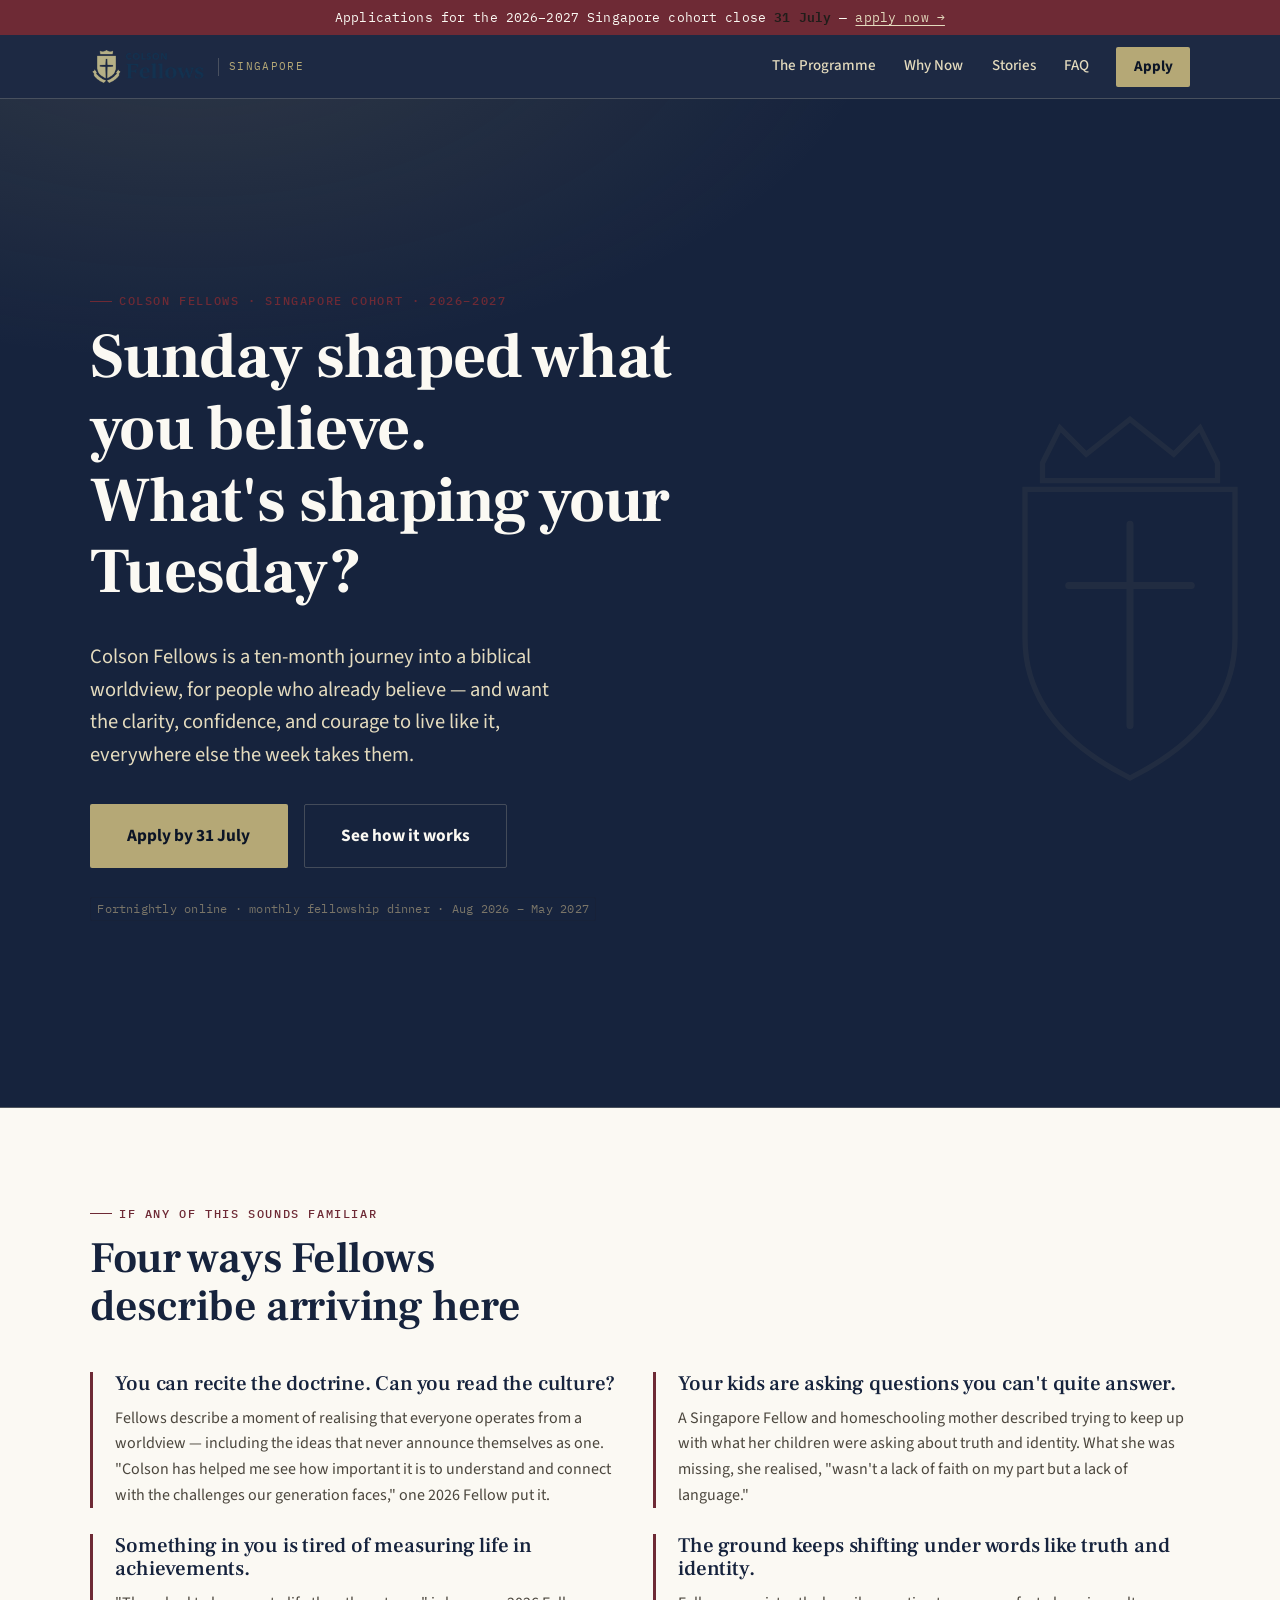
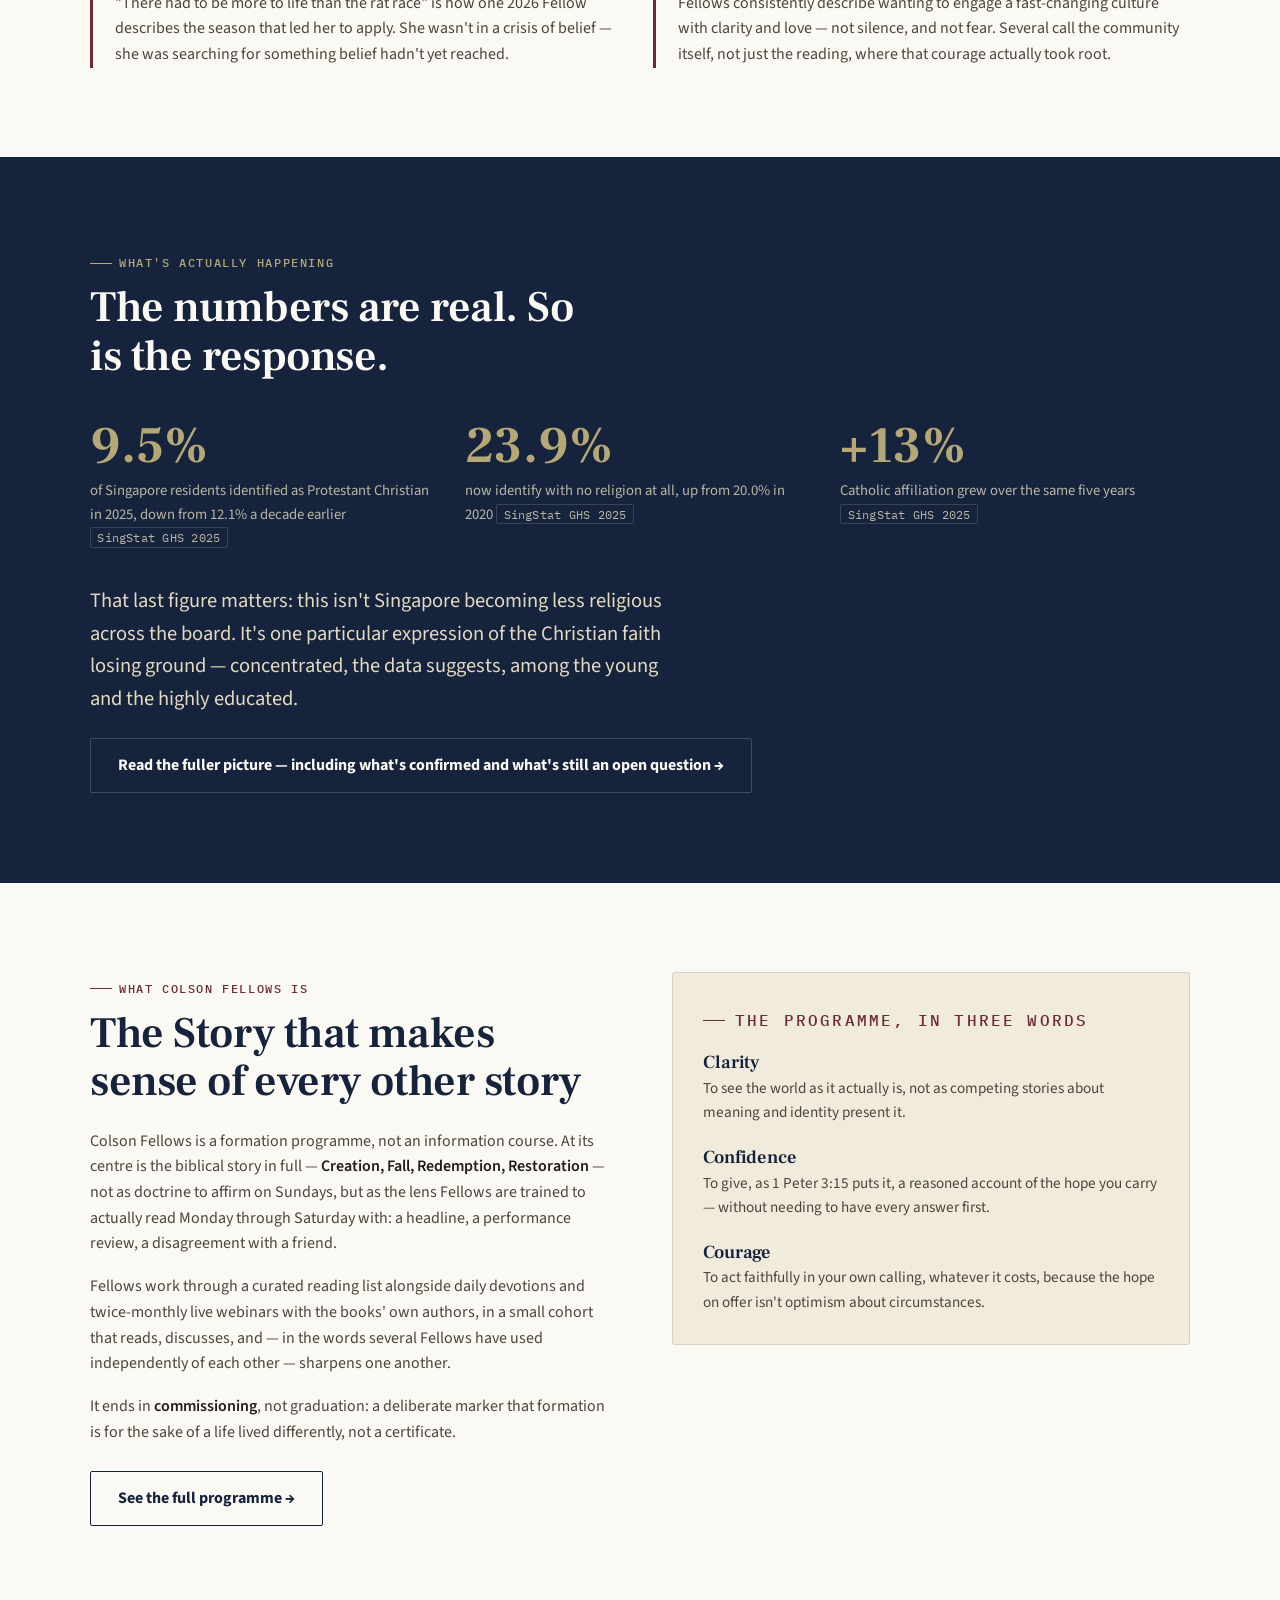
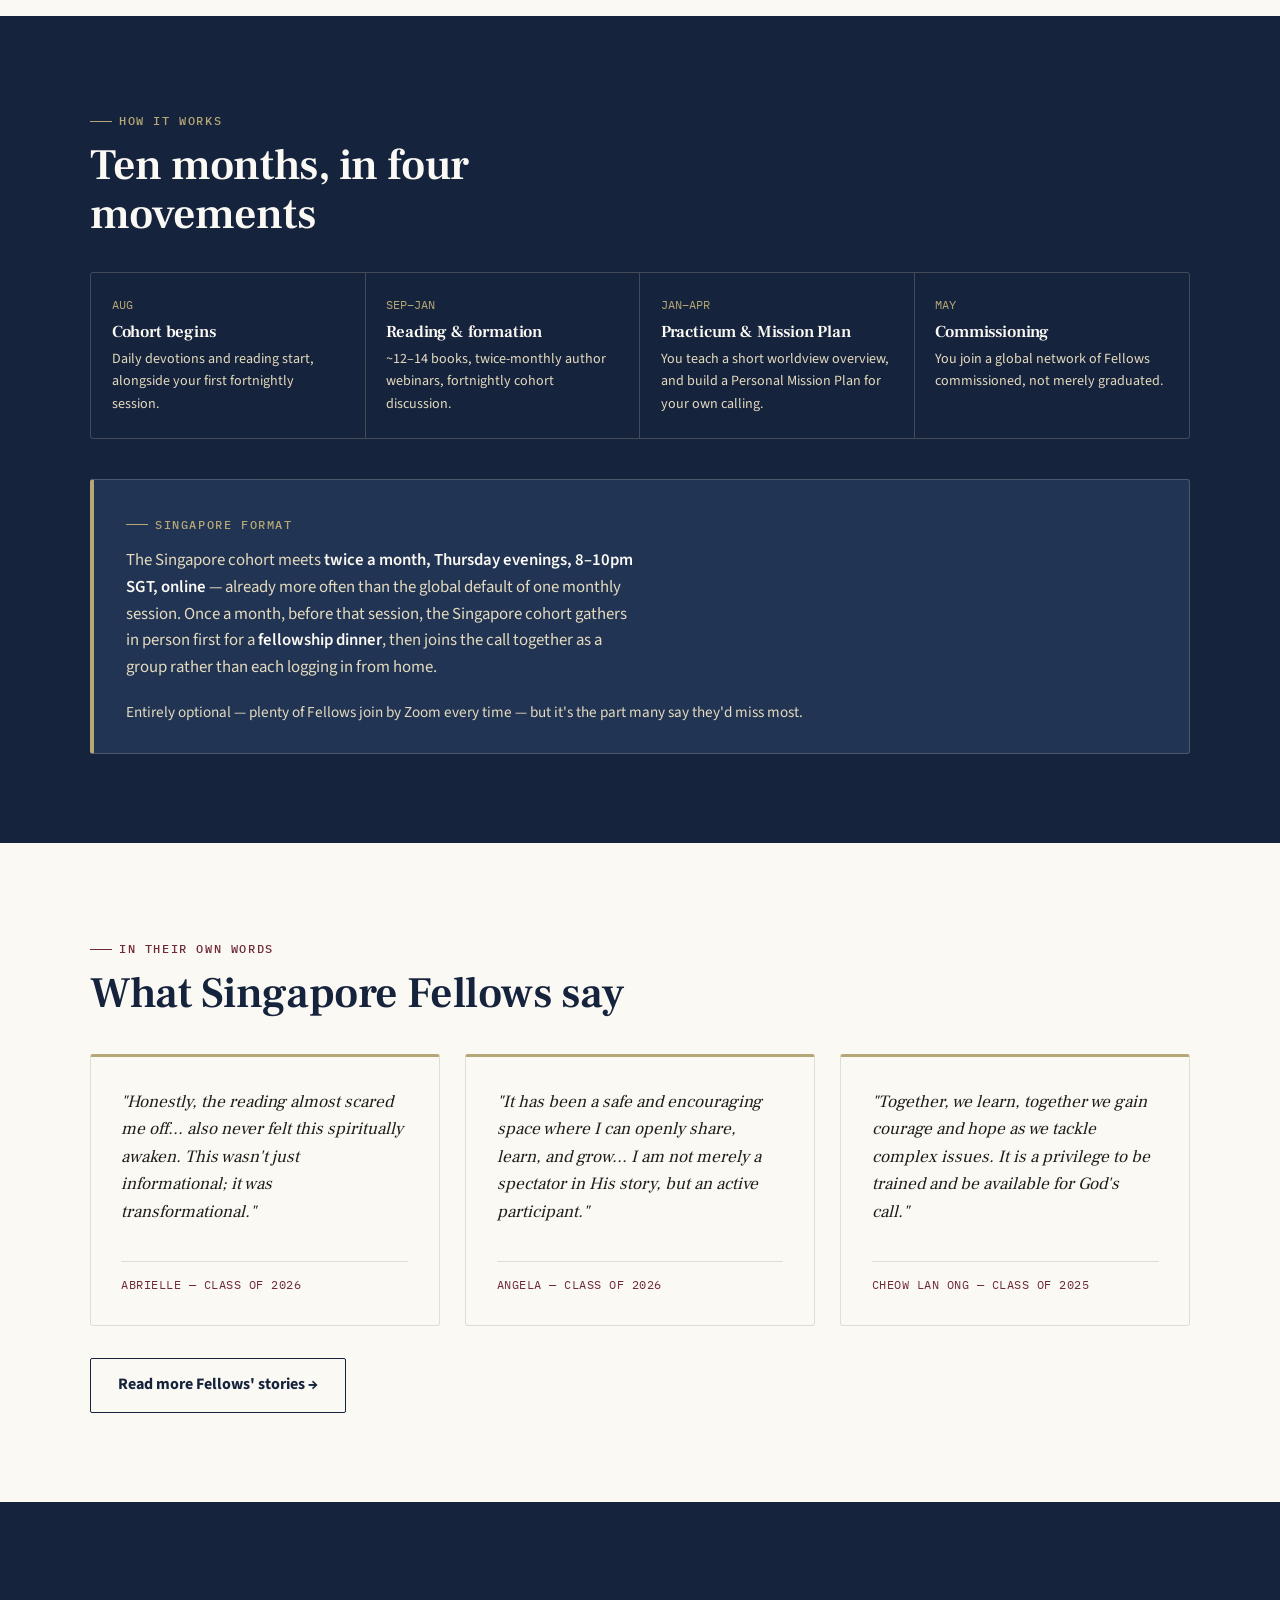
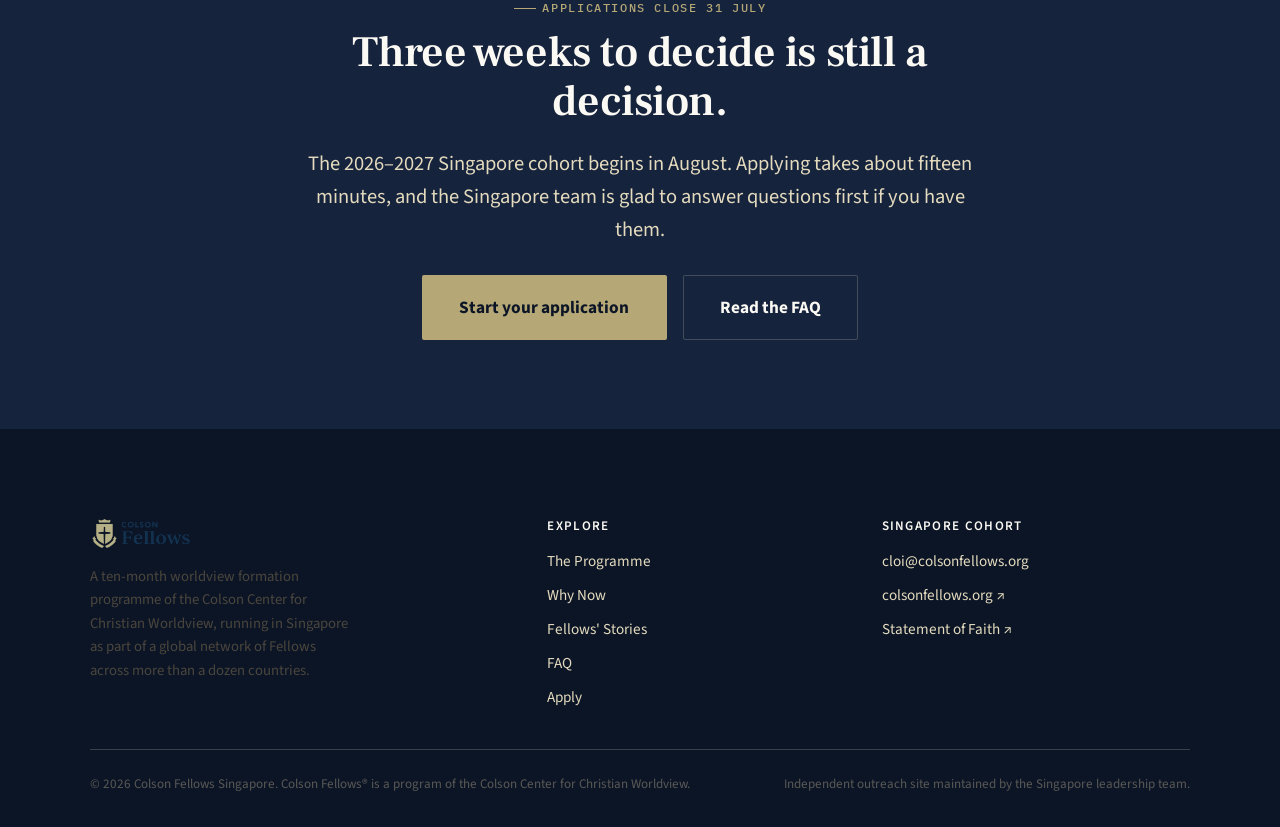
<file: index.html>
<!DOCTYPE html>
<html lang="en">
<head>
<meta charset="UTF-8">
<meta name="viewport" content="width=device-width, initial-scale=1.0">
<title>Colson Fellows Singapore — A Ten-Month Formation in Biblical Worldview</title>
<meta name="description" content="Colson Fellows Singapore is a ten-month journey into a biblical worldview — clarity, confidence, and courage for people who already believe. Applications for the 2026–2027 cohort close 31 July.">
<link rel="icon" type="image/png" sizes="16x16" href="images/favicon-16.png">
<link rel="icon" type="image/png" sizes="32x32" href="images/favicon-32.png">
<link rel="apple-touch-icon" href="images/favicon-180.png">
<link rel="stylesheet" href="css/style.css">
</head>
<body>

<div class="utility-bar">
  Applications for the 2026–2027 Singapore cohort close <strong>31 July</strong> — <a href="apply.html">apply now →</a>
</div>

<header class="site">
  <div class="site-nav">
    <a href="index.html" class="brand">
      <img src="images/logo.webp" alt="Colson Fellows">
      <span class="brand-region">Singapore</span>
    </a>
    <button class="nav-toggle" aria-label="Toggle navigation" aria-expanded="false">Menu</button>
    <nav class="primary" id="primary-nav">
      <a href="program.html">The Programme</a>
      <a href="why.html">Why Now</a>
      <a href="stories.html">Stories</a>
      <a href="faq.html">FAQ</a>
      <a href="apply.html" class="btn-apply-nav">Apply</a>
    </nav>
  </div>
</header>

<main>

  <section class="hero">
    <svg class="hero-crest" viewBox="0 0 200 240" xmlns="http://www.w3.org/2000/svg" aria-hidden="true" focusable="false">
      <path d="M50 40 L60 20 L75 35 L100 15 L125 35 L140 20 L150 40 L150 50 L50 50 Z" fill="none" stroke="#B5A876" stroke-width="3"/>
      <path d="M40 55 L160 55 L160 140 Q160 190 100 220 Q40 190 40 140 Z" fill="none" stroke="#B5A876" stroke-width="3"/>
      <path d="M100 75 L100 190 M65 110 L135 110" stroke="#B5A876" stroke-width="4" stroke-linecap="round"/>
    </svg>
    <div class="wrap">
      <p class="eyebrow">Colson Fellows &middot; Singapore Cohort &middot; 2026&ndash;2027</p>
      <h1>Sunday shaped what you believe.<br>What's shaping your Tuesday?</h1>
      <p class="lede">Colson Fellows is a ten-month journey into a biblical worldview, for people who already believe — and want the clarity, confidence, and courage to live like it, everywhere else the week takes them.</p>
      <div class="cta-row" style="margin-top:2rem;">
        <a href="apply.html" class="btn btn-gold btn-lg">Apply by 31 July</a>
        <a href="program.html" class="btn btn-outline-cream btn-lg">See how it works</a>
      </div>
      <p class="tag" style="margin-top:1.8rem; display:inline-block;">Fortnightly online &middot; monthly fellowship dinner &middot; Aug 2026 &ndash; May 2027</p>
    </div>
  </section>

  <section class="on-cream">
    <div class="wrap">
      <p class="eyebrow">If any of this sounds familiar</p>
      <h2 style="max-width:18ch;">Four ways Fellows describe arriving here</h2>
      <div class="grid grid-2" style="margin-top:2.5rem;">
        <div class="identify-card">
          <h3>You can recite the doctrine. Can you read the culture?</h3>
          <p>Fellows describe a moment of realising that everyone operates from a worldview — including the ideas that never announce themselves as one. "Colson has helped me see how important it is to understand and connect with the challenges our generation faces," one 2026 Fellow put it.</p>
        </div>
        <div class="identify-card">
          <h3>Your kids are asking questions you can't quite answer.</h3>
          <p>A Singapore Fellow and homeschooling mother described trying to keep up with what her children were asking about truth and identity. What she was missing, she realised, "wasn't a lack of faith on my part but a lack of language."</p>
        </div>
        <div class="identify-card">
          <h3>Something in you is tired of measuring life in achievements.</h3>
          <p>"There had to be more to life than the rat race" is how one 2026 Fellow describes the season that led her to apply. She wasn't in a crisis of belief — she was searching for something belief hadn't yet reached.</p>
        </div>
        <div class="identify-card">
          <h3>The ground keeps shifting under words like truth and identity.</h3>
          <p>Fellows consistently describe wanting to engage a fast-changing culture with clarity and love — not silence, and not fear. Several call the community itself, not just the reading, where that courage actually took root.</p>
        </div>
      </div>
    </div>
  </section>

  <section class="on-navy">
    <div class="wrap">
      <p class="eyebrow">What's actually happening</p>
      <h2 style="max-width:20ch;">The numbers are real. So is the response.</h2>
      <div class="stat-row" style="margin-top:2.5rem;">
        <div class="stat">
          <div class="num">9.5%</div>
          <div class="label">of Singapore residents identified as Protestant Christian in 2025, down from 12.1% a decade earlier <span class="tag">SingStat GHS 2025</span></div>
        </div>
        <div class="stat">
          <div class="num">23.9%</div>
          <div class="label">now identify with no religion at all, up from 20.0% in 2020 <span class="tag">SingStat GHS 2025</span></div>
        </div>
        <div class="stat">
          <div class="num">+13%</div>
          <div class="label">Catholic affiliation grew over the same five years <span class="tag">SingStat GHS 2025</span></div>
        </div>
      </div>
      <p class="lede" style="margin-top:2.2rem; max-width:60ch;">That last figure matters: this isn't Singapore becoming less religious across the board. It's one particular expression of the Christian faith losing ground — concentrated, the data suggests, among the young and the highly educated.</p>
      <p style="margin-top:1rem;"><a href="why.html" class="btn btn-outline-cream">Read the fuller picture — including what's confirmed and what's still an open question →</a></p>
    </div>
  </section>

  <section class="on-cream">
    <div class="wrap two-col">
      <div>
        <p class="eyebrow">What Colson Fellows is</p>
        <h2>The Story that makes sense of every other story</h2>
        <p>Colson Fellows is a formation programme, not an information course. At its centre is the biblical story in full — <strong>Creation, Fall, Redemption, Restoration</strong> — not as doctrine to affirm on Sundays, but as the lens Fellows are trained to actually read Monday through Saturday with: a headline, a performance review, a disagreement with a friend.</p>
        <p>Fellows work through a curated reading list alongside daily devotions and twice-monthly live webinars with the books' own authors, in a small cohort that reads, discusses, and — in the words several Fellows have used independently of each other — sharpens one another.</p>
        <p>It ends in <strong>commissioning</strong>, not graduation: a deliberate marker that formation is for the sake of a life lived differently, not a certificate.</p>
        <p><a href="program.html" class="btn btn-outline-navy" style="margin-top:0.5rem;">See the full programme →</a></p>
      </div>
      <div class="card" style="background:var(--parchment); border-color:var(--line);">
        <p class="eyebrow" style="margin-bottom:1.2rem;">The programme, in three words</p>
        <div style="display:flex; flex-direction:column; gap:1.4rem;">
          <div>
            <h3 style="font-size:1.15rem; margin-bottom:0.2rem;">Clarity</h3>
            <p style="font-size:0.95rem;">To see the world as it actually is, not as competing stories about meaning and identity present it.</p>
          </div>
          <div>
            <h3 style="font-size:1.15rem; margin-bottom:0.2rem;">Confidence</h3>
            <p style="font-size:0.95rem;">To give, as 1 Peter 3:15 puts it, a reasoned account of the hope you carry — without needing to have every answer first.</p>
          </div>
          <div>
            <h3 style="font-size:1.15rem; margin-bottom:0.2rem;">Courage</h3>
            <p style="font-size:0.95rem;">To act faithfully in your own calling, whatever it costs, because the hope on offer isn't optimism about circumstances.</p>
          </div>
        </div>
      </div>
    </div>
  </section>

  <section class="on-navy">
    <div class="wrap">
      <p class="eyebrow">How it works</p>
      <h2 style="max-width:20ch;">Ten months, in four movements</h2>
      <div class="timeline" style="margin-top:2rem;">
        <div class="step">
          <span class="num">AUG</span>
          <h4>Cohort begins</h4>
          <p>Daily devotions and reading start, alongside your first fortnightly session.</p>
        </div>
        <div class="step">
          <span class="num">SEP&ndash;JAN</span>
          <h4>Reading &amp; formation</h4>
          <p>~12–14 books, twice-monthly author webinars, fortnightly cohort discussion.</p>
        </div>
        <div class="step">
          <span class="num">JAN&ndash;APR</span>
          <h4>Practicum &amp; Mission Plan</h4>
          <p>You teach a short worldview overview, and build a Personal Mission Plan for your own calling.</p>
        </div>
        <div class="step">
          <span class="num">MAY</span>
          <h4>Commissioning</h4>
          <p>You join a global network of Fellows commissioned, not merely graduated.</p>
        </div>
      </div>

      <div class="format-box" style="margin-top:2.5rem; background:var(--navy-mid); border-color:var(--line-on-navy); border-left-color:var(--gold);">
        <p class="eyebrow" style="margin-bottom:0.8rem;">Singapore format</p>
        <p style="color:var(--gold-light); font-size:1.05rem; max-width:64ch;">The Singapore cohort meets <strong style="color:var(--cream);">twice a month, Thursday evenings, 8–10pm SGT, online</strong> — already more often than the global default of one monthly session. Once a month, before that session, the Singapore cohort gathers in person first for a <strong style="color:var(--cream);">fellowship dinner</strong>, then joins the call together as a group rather than each logging in from home.</p>
        <p style="color:var(--gold-light); font-size:0.95rem; margin-top:0.8rem;">Entirely optional — plenty of Fellows join by Zoom every time — but it's the part many say they'd miss most.</p>
      </div>
    </div>
  </section>

  <section class="on-cream">
    <div class="wrap">
      <p class="eyebrow">In their own words</p>
      <h2>What Singapore Fellows say</h2>
      <div class="grid grid-3" style="margin-top:2.2rem;">
        <div class="testimonial">
          <p class="quote">"Honestly, the reading almost scared me off... also never felt this spiritually awaken. This wasn't just informational; it was transformational."</p>
          <p class="who">Abrielle — Class of 2026</p>
        </div>
        <div class="testimonial">
          <p class="quote">"It has been a safe and encouraging space where I can openly share, learn, and grow... I am not merely a spectator in His story, but an active participant."</p>
          <p class="who">Angela — Class of 2026</p>
        </div>
        <div class="testimonial">
          <p class="quote">"Together, we learn, together we gain courage and hope as we tackle complex issues. It is a privilege to be trained and be available for God's call."</p>
          <p class="who">Cheow Lan Ong — Class of 2025</p>
        </div>
      </div>
      <p style="margin-top:2rem;"><a href="stories.html" class="btn btn-outline-navy">Read more Fellows' stories →</a></p>
    </div>
  </section>

  <section class="on-navy center">
    <div class="wrap-narrow">
      <p class="eyebrow" style="justify-content:center;">Applications close 31 July</p>
      <h2>Three weeks to decide is still a decision.</h2>
      <p class="lede">The 2026–2027 Singapore cohort begins in August. Applying takes about fifteen minutes, and the Singapore team is glad to answer questions first if you have them.</p>
      <div class="cta-row" style="justify-content:center; margin-top:1.8rem;">
        <a href="apply.html" class="btn btn-gold btn-lg">Start your application</a>
        <a href="faq.html" class="btn btn-outline-cream btn-lg">Read the FAQ</a>
      </div>
    </div>
  </section>

</main>

<footer class="site">
  <div class="wrap">
    <div class="foot-grid">
      <div>
        <a href="index.html" class="brand"><img src="images/logo.webp" alt="Colson Fellows"></a>
        <p style="max-width:38ch; font-size:0.92rem;">A ten-month worldview formation programme of the Colson Center for Christian Worldview, running in Singapore as part of a global network of Fellows across more than a dozen countries.</p>
      </div>
      <div>
        <h4>Explore</h4>
        <ul>
          <li><a href="program.html">The Programme</a></li>
          <li><a href="why.html">Why Now</a></li>
          <li><a href="stories.html">Fellows' Stories</a></li>
          <li><a href="faq.html">FAQ</a></li>
          <li><a href="apply.html">Apply</a></li>
        </ul>
      </div>
      <div>
        <h4>Singapore Cohort</h4>
        <ul>
          <li><a href="mailto:cloi@colsonfellows.org">cloi@colsonfellows.org</a></li>
          <li><a href="https://www.colsonfellows.org" target="_blank" rel="noopener">colsonfellows.org ↗</a></li>
          <li><a href="https://www.colsonfellows.org/statement-of-faith/" target="_blank" rel="noopener">Statement of Faith ↗</a></li>
        </ul>
      </div>
    </div>
    <div class="fine">
      <span>&copy; 2026 Colson Fellows Singapore. Colson Fellows&reg; is a program of the Colson Center for Christian Worldview.</span>
      <span>Independent outreach site maintained by the Singapore leadership team.</span>
    </div>
  </div>
</footer>

<script src="js/main.js"></script>
</body>
</html>
</file>
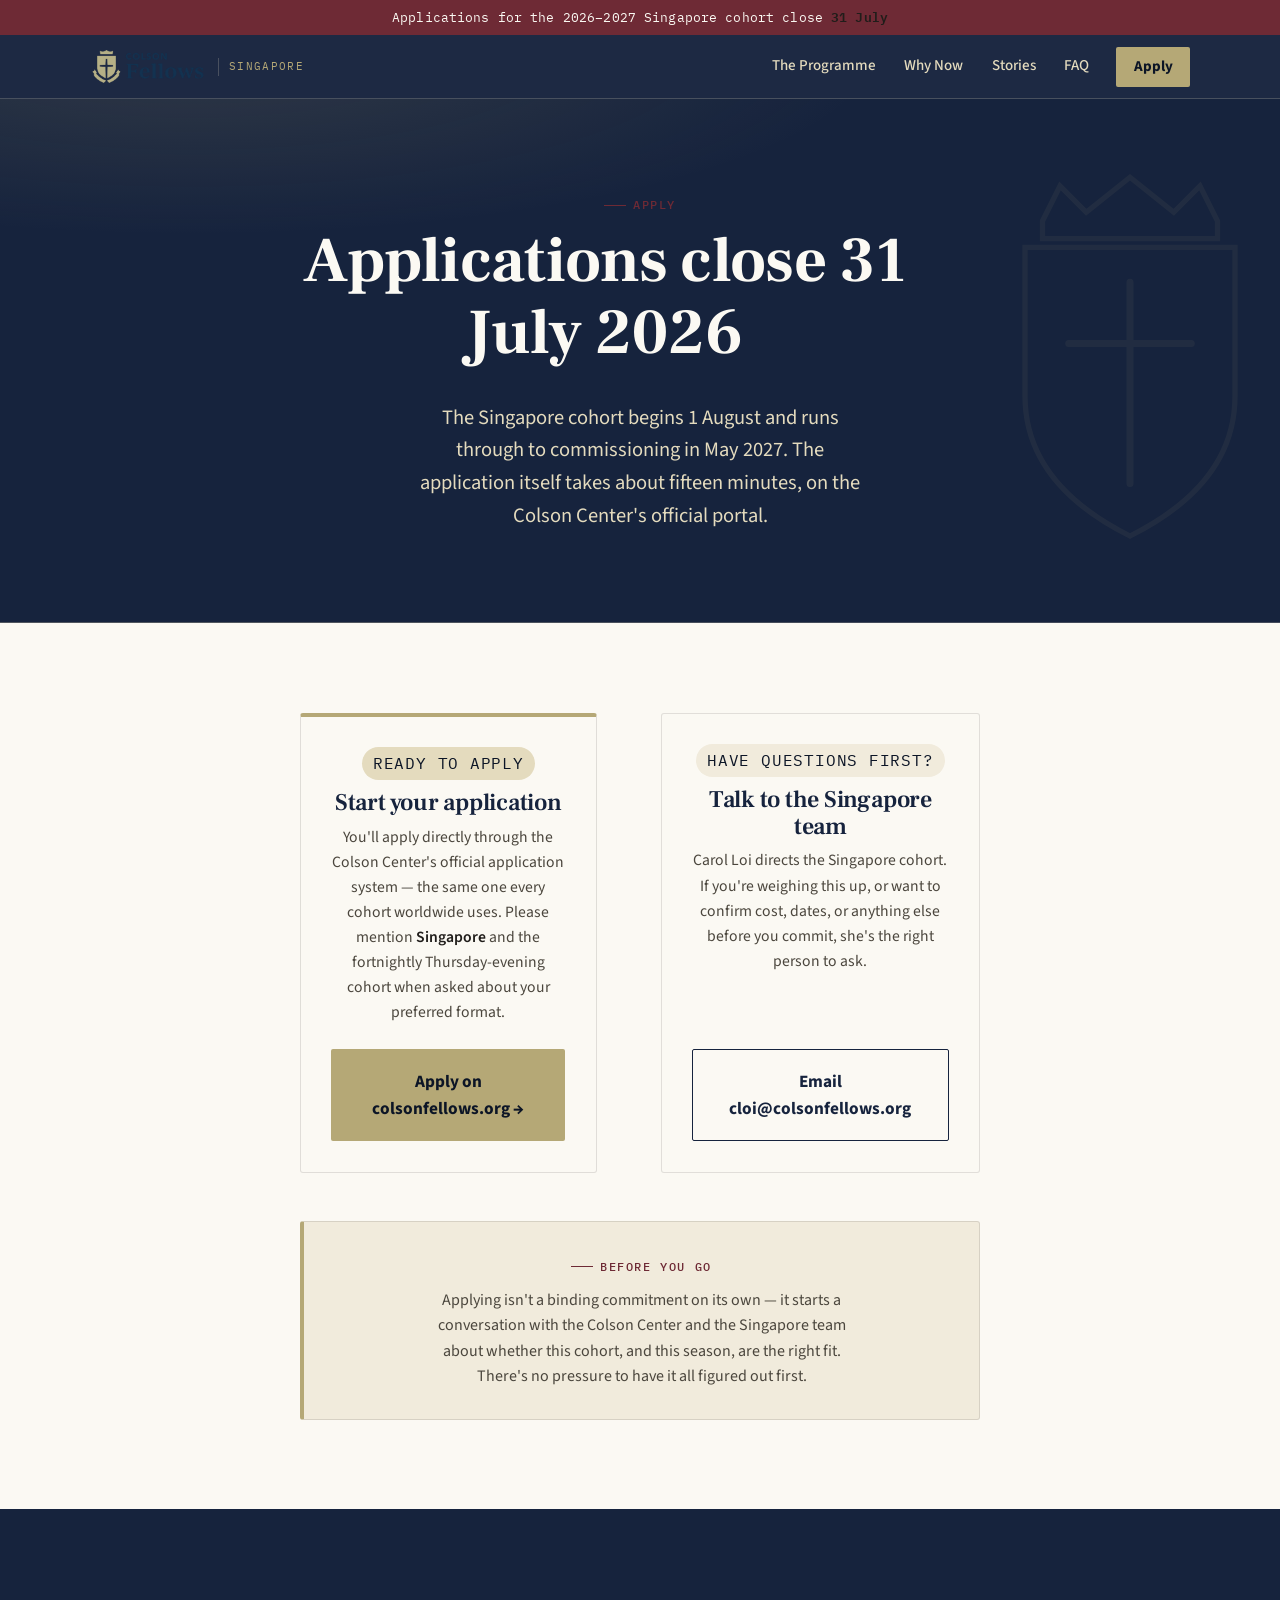
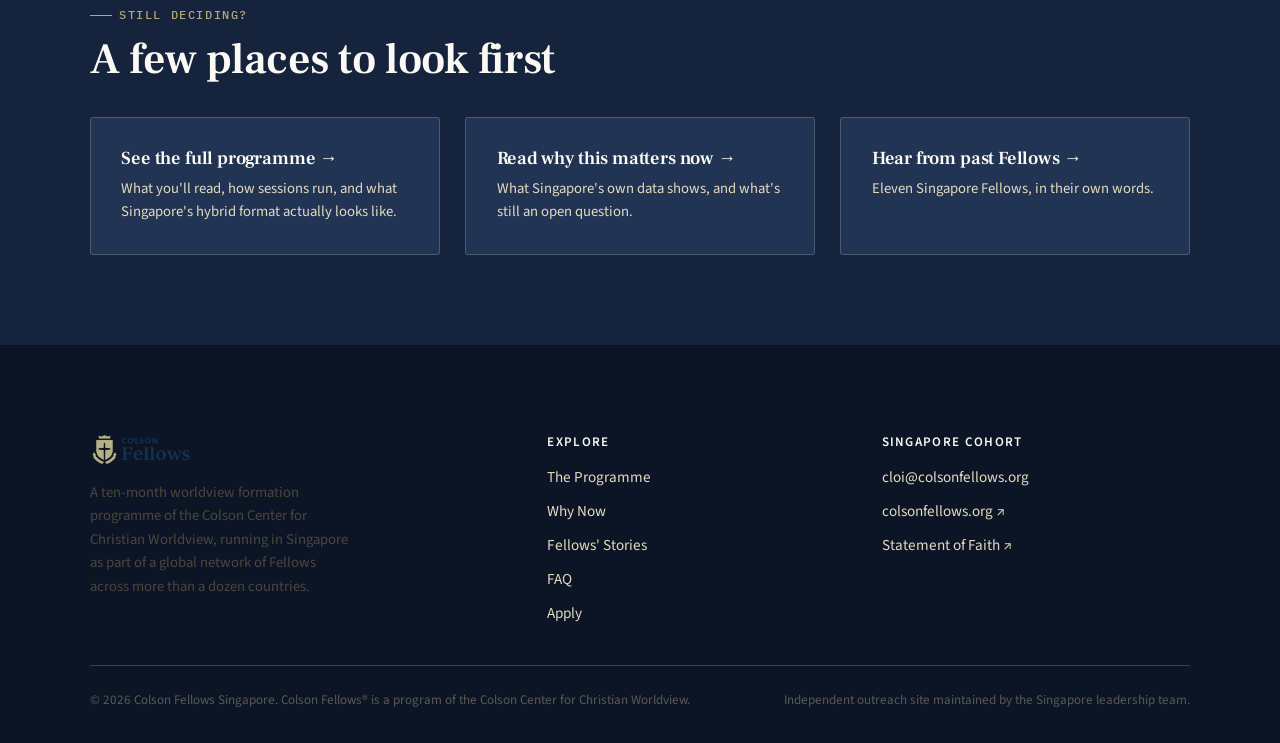
<file: apply.html>
<!DOCTYPE html>
<html lang="en">
<head>
<meta charset="UTF-8">
<meta name="viewport" content="width=device-width, initial-scale=1.0">
<title>Apply — Colson Fellows Singapore</title>
<meta name="description" content="Apply for the 2026–2027 Colson Fellows Singapore cohort. Applications close 31 July 2026.">
<link rel="icon" type="image/png" sizes="16x16" href="images/favicon-16.png">
<link rel="icon" type="image/png" sizes="32x32" href="images/favicon-32.png">
<link rel="apple-touch-icon" href="images/favicon-180.png">
<link rel="stylesheet" href="css/style.css">
</head>
<body>

<div class="utility-bar">
  Applications for the 2026–2027 Singapore cohort close <strong>31 July</strong>
</div>

<header class="site">
  <div class="site-nav">
    <a href="index.html" class="brand">
      <img src="images/logo.webp" alt="Colson Fellows">
      <span class="brand-region">Singapore</span>
    </a>
    <button class="nav-toggle" aria-label="Toggle navigation" aria-expanded="false">Menu</button>
    <nav class="primary" id="primary-nav">
      <a href="program.html">The Programme</a>
      <a href="why.html">Why Now</a>
      <a href="stories.html">Stories</a>
      <a href="faq.html">FAQ</a>
      <a href="apply.html" class="btn-apply-nav" aria-current="page">Apply</a>
    </nav>
  </div>
</header>

<main>

  <section class="hero center">
    <svg class="hero-crest" viewBox="0 0 200 240" xmlns="http://www.w3.org/2000/svg" aria-hidden="true" focusable="false">
      <path d="M50 40 L60 20 L75 35 L100 15 L125 35 L140 20 L150 40 L150 50 L50 50 Z" fill="none" stroke="#B5A876" stroke-width="3"/>
      <path d="M40 55 L160 55 L160 140 Q160 190 100 220 Q40 190 40 140 Z" fill="none" stroke="#B5A876" stroke-width="3"/>
      <path d="M100 75 L100 190 M65 110 L135 110" stroke="#B5A876" stroke-width="4" stroke-linecap="round"/>
    </svg>
    <div class="wrap-narrow">
      <p class="eyebrow" style="justify-content:center;">Apply</p>
      <h1>Applications close 31 July 2026</h1>
      <p class="lede" style="margin-left:auto; margin-right:auto;">The Singapore cohort begins 1 August and runs through to commissioning in May 2027. The application itself takes about fifteen minutes, on the Colson Center's official portal.</p>
    </div>
  </section>

  <section class="on-cream">
    <div class="wrap-narrow">
      <div class="two-col" style="align-items:stretch;">

        <div class="card center" style="border-top:4px solid var(--gold); display:flex; flex-direction:column; justify-content:space-between;">
          <div>
            <p class="pill">Ready to apply</p>
            <h3 style="font-size:1.5rem;">Start your application</h3>
            <p>You'll apply directly through the Colson Center's official application system — the same one every cohort worldwide uses. Please mention <strong>Singapore</strong> and the fortnightly Thursday-evening cohort when asked about your preferred format.</p>
          </div>
          <a href="https://www.colsonfellows.org/apply/" target="_blank" rel="noopener" class="btn btn-gold btn-lg btn-block" style="margin-top:1.5rem;">Apply on colsonfellows.org →</a>
        </div>

        <div class="card center" style="display:flex; flex-direction:column; justify-content:space-between;">
          <div>
            <p class="pill" style="background:var(--parchment);">Have questions first?</p>
            <h3 style="font-size:1.5rem;">Talk to the Singapore team</h3>
            <p>Carol Loi directs the Singapore cohort. If you're weighing this up, or want to confirm cost, dates, or anything else before you commit, she's the right person to ask.</p>
          </div>
          <a href="mailto:cloi@colsonfellows.org" class="btn btn-outline-navy btn-lg btn-block" style="margin-top:1.5rem;">Email cloi@colsonfellows.org</a>
        </div>

      </div>

      <div class="format-box center" style="margin-top:3rem;">
        <p class="eyebrow" style="justify-content:center;">Before you go</p>
        <p style="max-width:56ch; margin:0 auto;">Applying isn't a binding commitment on its own — it starts a conversation with the Colson Center and the Singapore team about whether this cohort, and this season, are the right fit. There's no pressure to have it all figured out first.</p>
      </div>
    </div>
  </section>

  <section class="on-navy">
    <div class="wrap">
      <p class="eyebrow">Still deciding?</p>
      <h2 style="max-width:20ch;">A few places to look first</h2>
      <div class="grid grid-3" style="margin-top:2rem;">
        <a href="program.html" class="card" style="background:var(--navy-mid); border-color:var(--line-on-navy); text-decoration:none;">
          <h3 style="color:var(--cream); font-size:1.15rem;">See the full programme →</h3>
          <p style="color:var(--gold-light); font-size:0.92rem;">What you'll read, how sessions run, and what Singapore's hybrid format actually looks like.</p>
        </a>
        <a href="why.html" class="card" style="background:var(--navy-mid); border-color:var(--line-on-navy); text-decoration:none;">
          <h3 style="color:var(--cream); font-size:1.15rem;">Read why this matters now →</h3>
          <p style="color:var(--gold-light); font-size:0.92rem;">What Singapore's own data shows, and what's still an open question.</p>
        </a>
        <a href="stories.html" class="card" style="background:var(--navy-mid); border-color:var(--line-on-navy); text-decoration:none;">
          <h3 style="color:var(--cream); font-size:1.15rem;">Hear from past Fellows →</h3>
          <p style="color:var(--gold-light); font-size:0.92rem;">Eleven Singapore Fellows, in their own words.</p>
        </a>
      </div>
    </div>
  </section>

</main>

<footer class="site">
  <div class="wrap">
    <div class="foot-grid">
      <div>
        <a href="index.html" class="brand"><img src="images/logo.webp" alt="Colson Fellows"></a>
        <p style="max-width:38ch; font-size:0.92rem;">A ten-month worldview formation programme of the Colson Center for Christian Worldview, running in Singapore as part of a global network of Fellows across more than a dozen countries.</p>
      </div>
      <div>
        <h4>Explore</h4>
        <ul>
          <li><a href="program.html">The Programme</a></li>
          <li><a href="why.html">Why Now</a></li>
          <li><a href="stories.html">Fellows' Stories</a></li>
          <li><a href="faq.html">FAQ</a></li>
          <li><a href="apply.html">Apply</a></li>
        </ul>
      </div>
      <div>
        <h4>Singapore Cohort</h4>
        <ul>
          <li><a href="mailto:cloi@colsonfellows.org">cloi@colsonfellows.org</a></li>
          <li><a href="https://www.colsonfellows.org" target="_blank" rel="noopener">colsonfellows.org ↗</a></li>
          <li><a href="https://www.colsonfellows.org/statement-of-faith/" target="_blank" rel="noopener">Statement of Faith ↗</a></li>
        </ul>
      </div>
    </div>
    <div class="fine">
      <span>&copy; 2026 Colson Fellows Singapore. Colson Fellows&reg; is a program of the Colson Center for Christian Worldview.</span>
      <span>Independent outreach site maintained by the Singapore leadership team.</span>
    </div>
  </div>
</footer>

<script src="js/main.js"></script>
</body>
</html>
</file>
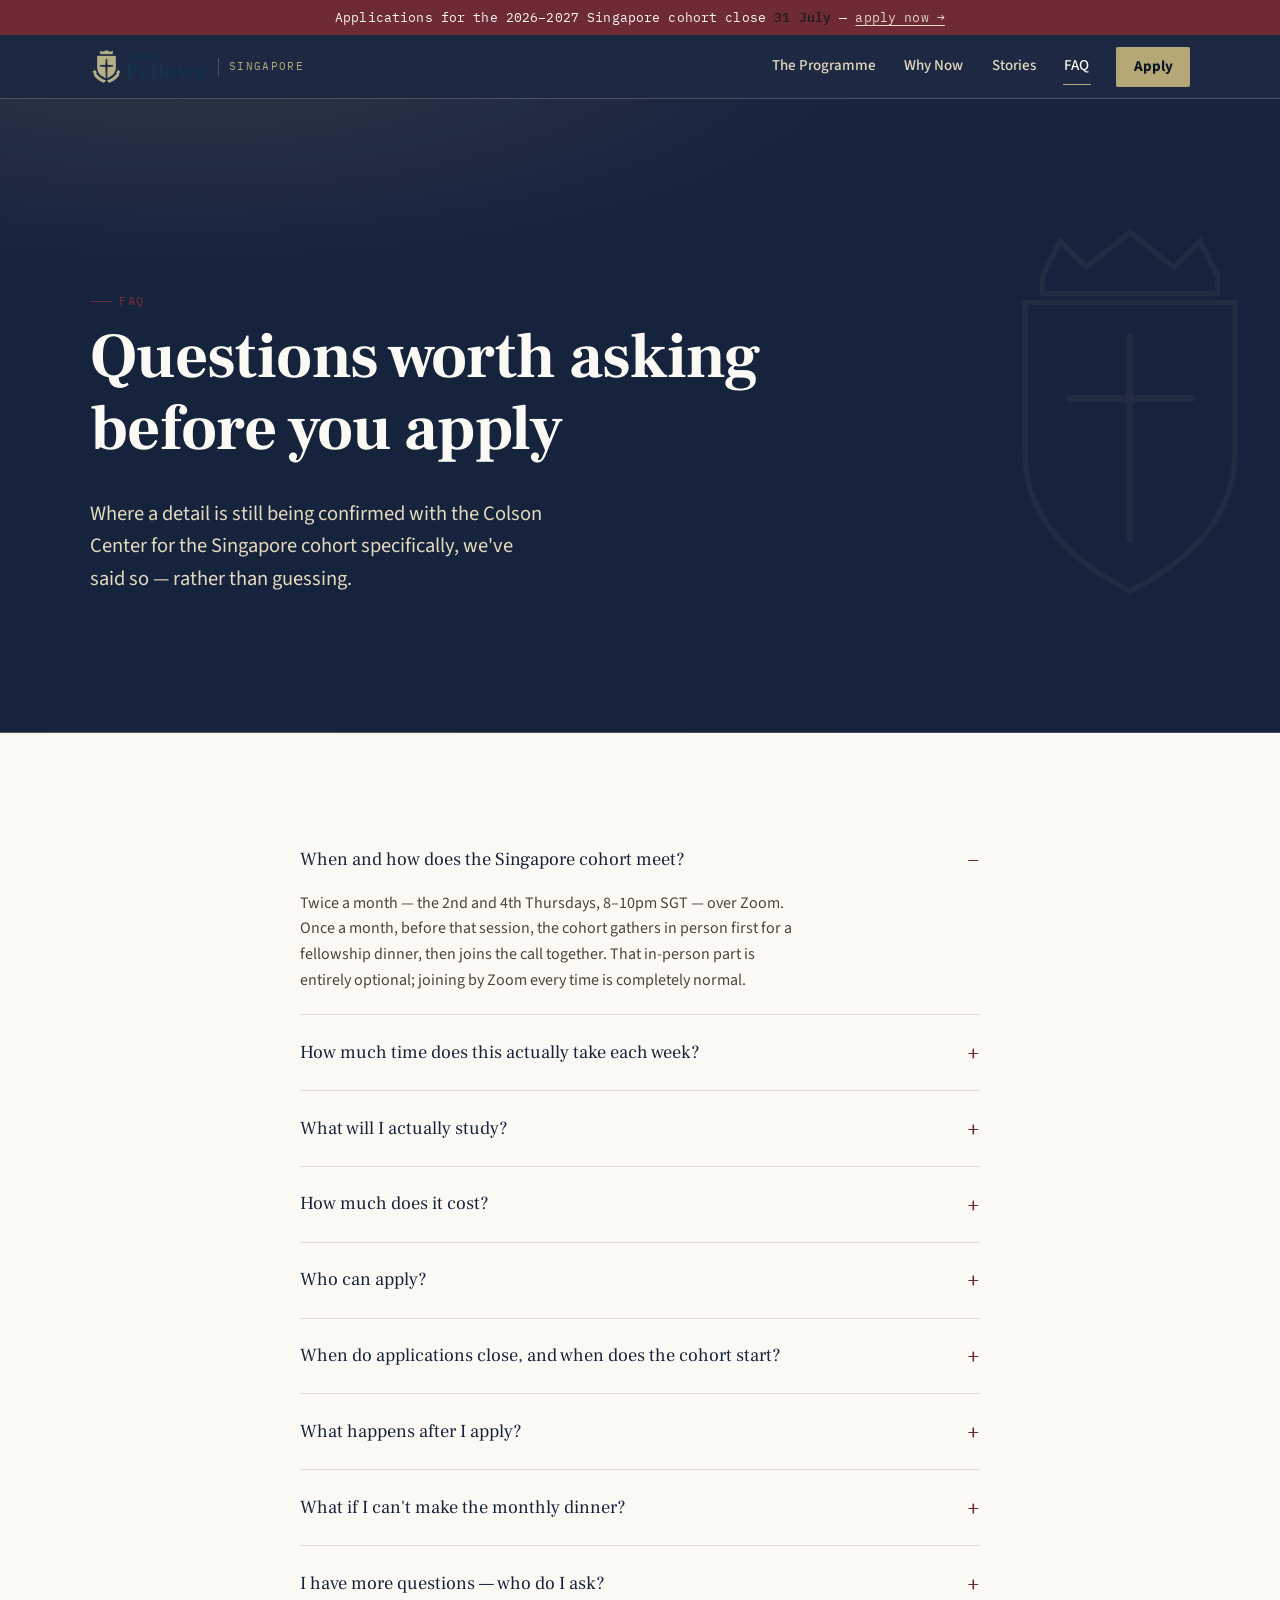
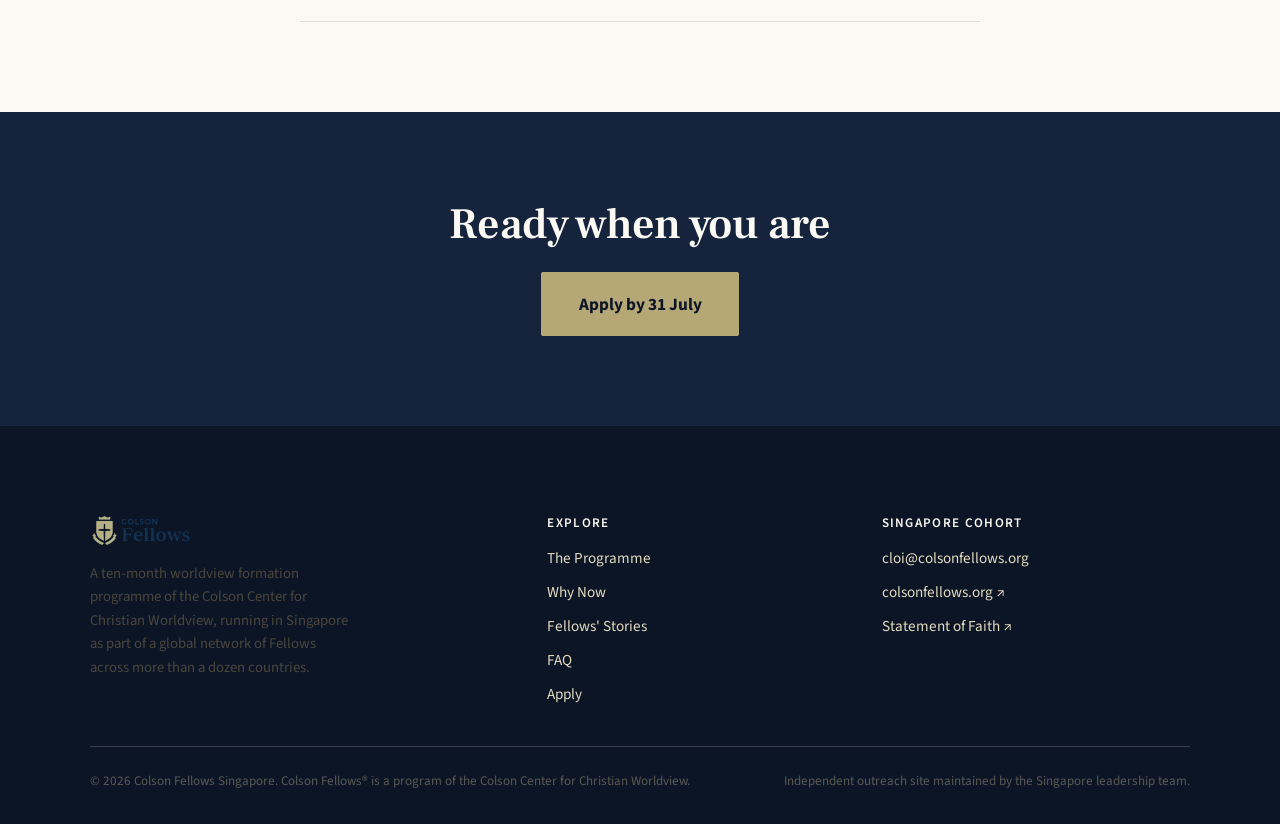
<file: faq.html>
<!DOCTYPE html>
<html lang="en">
<head>
<meta charset="UTF-8">
<meta name="viewport" content="width=device-width, initial-scale=1.0">
<title>FAQ — Colson Fellows Singapore</title>
<meta name="description" content="Format, time commitment, cost, eligibility, and application deadlines for the Colson Fellows Singapore cohort.">
<link rel="icon" type="image/png" sizes="16x16" href="images/favicon-16.png">
<link rel="icon" type="image/png" sizes="32x32" href="images/favicon-32.png">
<link rel="apple-touch-icon" href="images/favicon-180.png">
<link rel="stylesheet" href="css/style.css">
</head>
<body>

<div class="utility-bar">
  Applications for the 2026–2027 Singapore cohort close <strong>31 July</strong> — <a href="apply.html">apply now →</a>
</div>

<header class="site">
  <div class="site-nav">
    <a href="index.html" class="brand">
      <img src="images/logo.webp" alt="Colson Fellows">
      <span class="brand-region">Singapore</span>
    </a>
    <button class="nav-toggle" aria-label="Toggle navigation" aria-expanded="false">Menu</button>
    <nav class="primary" id="primary-nav">
      <a href="program.html">The Programme</a>
      <a href="why.html">Why Now</a>
      <a href="stories.html">Stories</a>
      <a href="faq.html" aria-current="page">FAQ</a>
      <a href="apply.html" class="btn-apply-nav">Apply</a>
    </nav>
  </div>
</header>

<main>

  <section class="hero" style="padding-bottom:2.5rem;">
    <svg class="hero-crest" viewBox="0 0 200 240" xmlns="http://www.w3.org/2000/svg" aria-hidden="true" focusable="false">
      <path d="M50 40 L60 20 L75 35 L100 15 L125 35 L140 20 L150 40 L150 50 L50 50 Z" fill="none" stroke="#B5A876" stroke-width="3"/>
      <path d="M40 55 L160 55 L160 140 Q160 190 100 220 Q40 190 40 140 Z" fill="none" stroke="#B5A876" stroke-width="3"/>
      <path d="M100 75 L100 190 M65 110 L135 110" stroke="#B5A876" stroke-width="4" stroke-linecap="round"/>
    </svg>
    <div class="wrap">
      <p class="eyebrow">FAQ</p>
      <h1 style="max-width:18ch;">Questions worth asking before you apply</h1>
      <p class="lede">Where a detail is still being confirmed with the Colson Center for the Singapore cohort specifically, we've said so — rather than guessing.</p>
    </div>
  </section>

  <section class="on-cream">
    <div class="wrap-narrow">

      <details class="faq-item" open>
        <summary>When and how does the Singapore cohort meet?</summary>
        <div class="a">
          <p>Twice a month — the 2nd and 4th Thursdays, 8–10pm SGT — over Zoom. Once a month, before that session, the cohort gathers in person first for a fellowship dinner, then joins the call together. That in-person part is entirely optional; joining by Zoom every time is completely normal.</p>
        </div>
      </details>

      <details class="faq-item">
        <summary>How much time does this actually take each week?</summary>
        <div class="a">
          <p>Most Fellows report around 8–10 hours a week across the whole programme — the fortnightly sessions, daily devotional reading (Monday–Friday), and roughly a book a month, plus two live webinars a month with the books' authors. Reading speed is the biggest variable.</p>
        </div>
      </details>

      <details class="faq-item">
        <summary>What will I actually study?</summary>
        <div class="a">
          <p>The biblical story in full — Creation, Fall, Redemption, Restoration — worked out through roughly a dozen books (Mere Christianity and Knowing God among them), daily devotions, and case-study discussion. See <a href="program.html" style="color:var(--oxblood); text-decoration:underline;">the full programme page</a> for the reading sample and format.</p>
        </div>
      </details>

      <details class="faq-item">
        <summary>How much does it cost?</summary>
        <div class="a">
          <p>The global benchmark is USD 900 tuition (about SGD 1,160) for the ten months, plus roughly USD 200 for books, purchased separately. Scholarships and a payment plan are available globally, and couples applying together typically receive a discount off published tuition.</p>
          <p style="margin-top:0.8rem;">Singapore-specific pricing and any local arrangement are confirmed directly with the Singapore team when you apply — we'd rather point you to <a href="mailto:cloi@colsonfellows.org" style="color:var(--oxblood); text-decoration:underline;">Carol Loi, the Singapore cohort director</a>, than publish a number we can't yet stand behind.</p>
        </div>
      </details>

      <details class="faq-item">
        <summary>Who can apply?</summary>
        <div class="a">
          <p>Adults at any stage of life — you'll need to be at least 21 by the August start date. Colson Fellows isn't built around one denomination; the Colson Center describes itself as drawing together, not dividing, "the spectrum of Christ-centered people" under its published Statement of Faith.</p>
        </div>
      </details>

      <details class="faq-item">
        <summary>When do applications close, and when does the cohort start?</summary>
        <div class="a">
          <p>Applications for the 2026–2027 programme close <strong>31 July 2026</strong>. The cohort begins <strong>1 August 2026</strong> and runs through to commissioning in <strong>May 2027</strong>. We'd encourage applying early rather than at the deadline, simply so there's time to sort out any questions first.</p>
        </div>
      </details>

      <details class="faq-item">
        <summary>What happens after I apply?</summary>
        <div class="a">
          <p>Your application goes to the Colson Center's admissions team, and the Singapore team is looped in on cohort placement and local details. If anything about next steps is unclear once you've applied, <a href="mailto:cloi@colsonfellows.org" style="color:var(--oxblood); text-decoration:underline;">reach out directly</a> — that's a faster answer than we can guarantee here.</p>
        </div>
      </details>

      <details class="faq-item">
        <summary>What if I can't make the monthly dinner?</summary>
        <div class="a">
          <p>No issue at all. It's a bonus for people who want it, not a requirement — you can complete the full programme joining every session by Zoom.</p>
        </div>
      </details>

      <details class="faq-item">
        <summary>I have more questions — who do I ask?</summary>
        <div class="a">
          <p>For Singapore-specific questions: <a href="mailto:cloi@colsonfellows.org" style="color:var(--oxblood); text-decoration:underline;">cloi@colsonfellows.org</a>. For general programme questions, the Colson Center's own <a href="https://www.colsonfellows.org/faq/" target="_blank" rel="noopener" style="color:var(--oxblood); text-decoration:underline;">global FAQ</a> covers policy that applies across every cohort.</p>
        </div>
      </details>

    </div>
  </section>

  <section class="on-navy center">
    <div class="wrap-narrow">
      <h2>Ready when you are</h2>
      <div class="cta-row" style="justify-content:center; margin-top:1.4rem;">
        <a href="apply.html" class="btn btn-gold btn-lg">Apply by 31 July</a>
      </div>
    </div>
  </section>

</main>

<footer class="site">
  <div class="wrap">
    <div class="foot-grid">
      <div>
        <a href="index.html" class="brand"><img src="images/logo.webp" alt="Colson Fellows"></a>
        <p style="max-width:38ch; font-size:0.92rem;">A ten-month worldview formation programme of the Colson Center for Christian Worldview, running in Singapore as part of a global network of Fellows across more than a dozen countries.</p>
      </div>
      <div>
        <h4>Explore</h4>
        <ul>
          <li><a href="program.html">The Programme</a></li>
          <li><a href="why.html">Why Now</a></li>
          <li><a href="stories.html">Fellows' Stories</a></li>
          <li><a href="faq.html">FAQ</a></li>
          <li><a href="apply.html">Apply</a></li>
        </ul>
      </div>
      <div>
        <h4>Singapore Cohort</h4>
        <ul>
          <li><a href="mailto:cloi@colsonfellows.org">cloi@colsonfellows.org</a></li>
          <li><a href="https://www.colsonfellows.org" target="_blank" rel="noopener">colsonfellows.org ↗</a></li>
          <li><a href="https://www.colsonfellows.org/statement-of-faith/" target="_blank" rel="noopener">Statement of Faith ↗</a></li>
        </ul>
      </div>
    </div>
    <div class="fine">
      <span>&copy; 2026 Colson Fellows Singapore. Colson Fellows&reg; is a program of the Colson Center for Christian Worldview.</span>
      <span>Independent outreach site maintained by the Singapore leadership team.</span>
    </div>
  </div>
</footer>

<script src="js/main.js"></script>
</body>
</html>
</file>
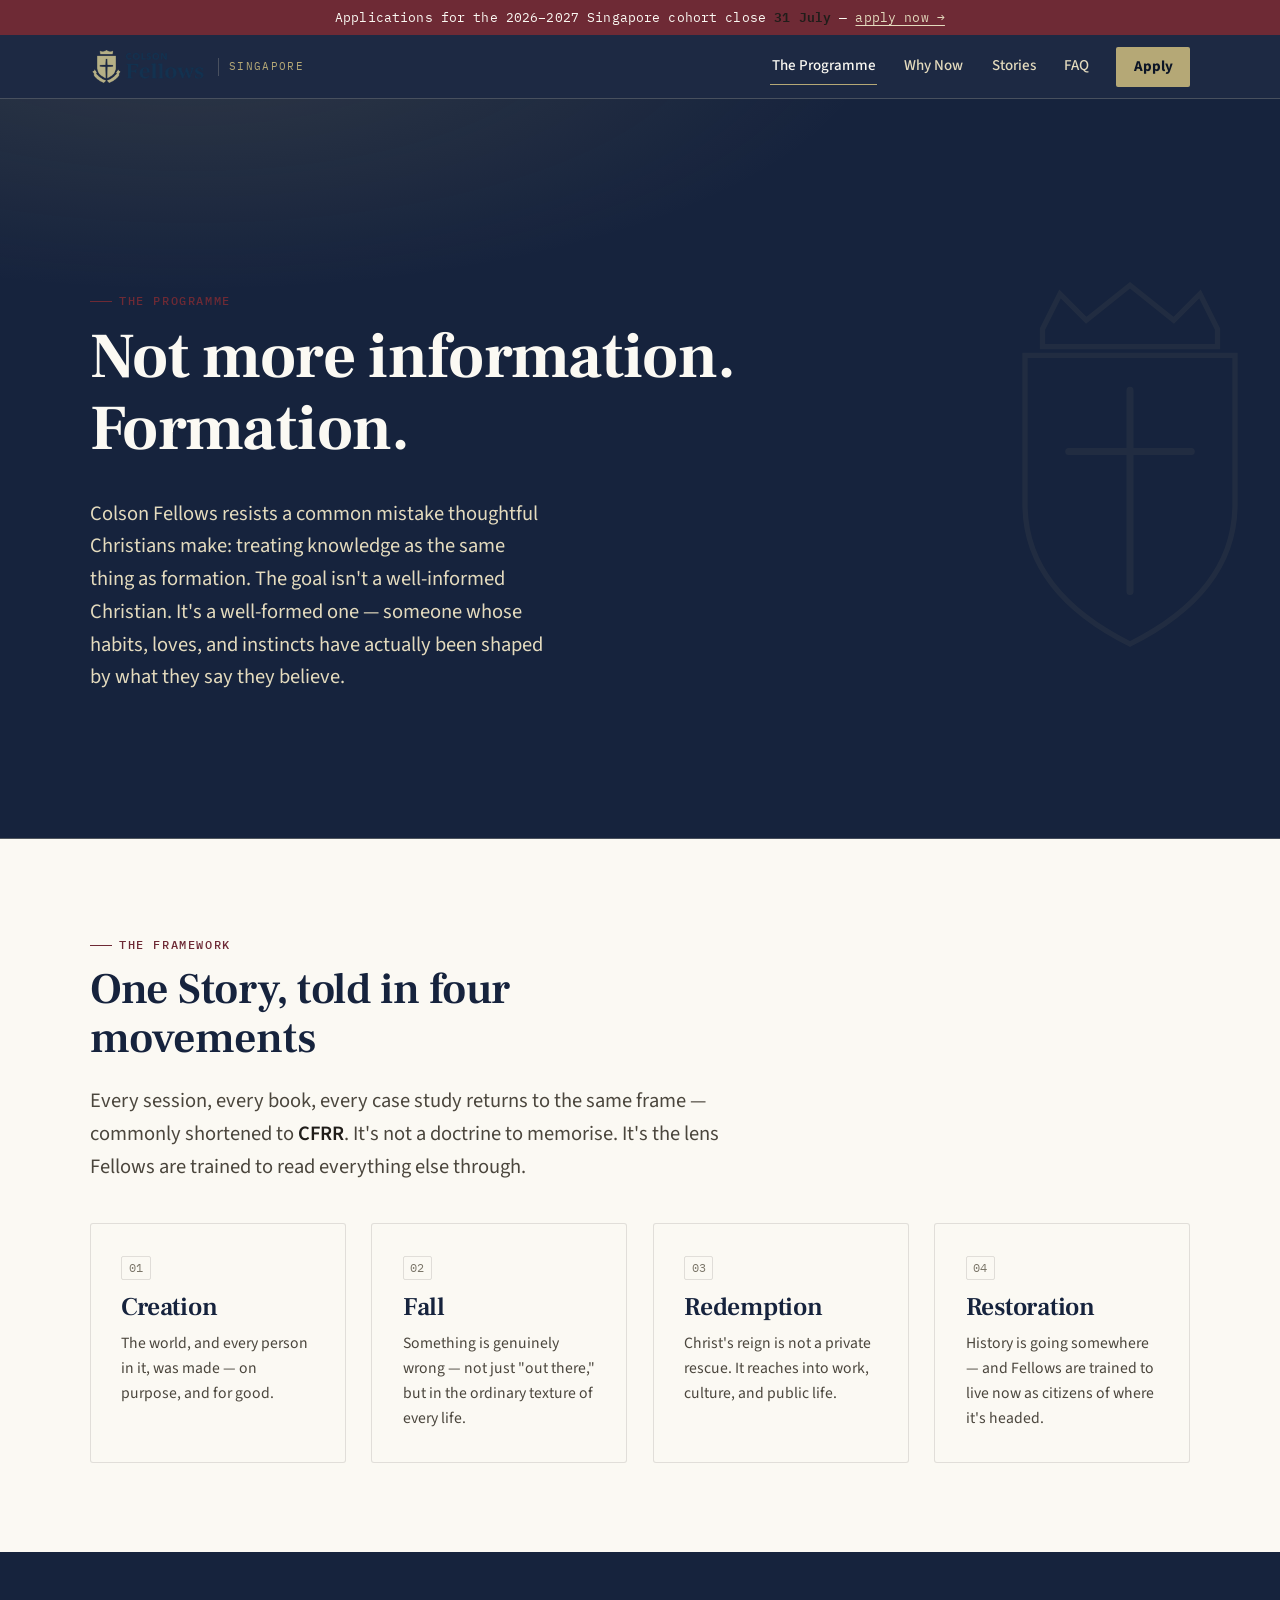
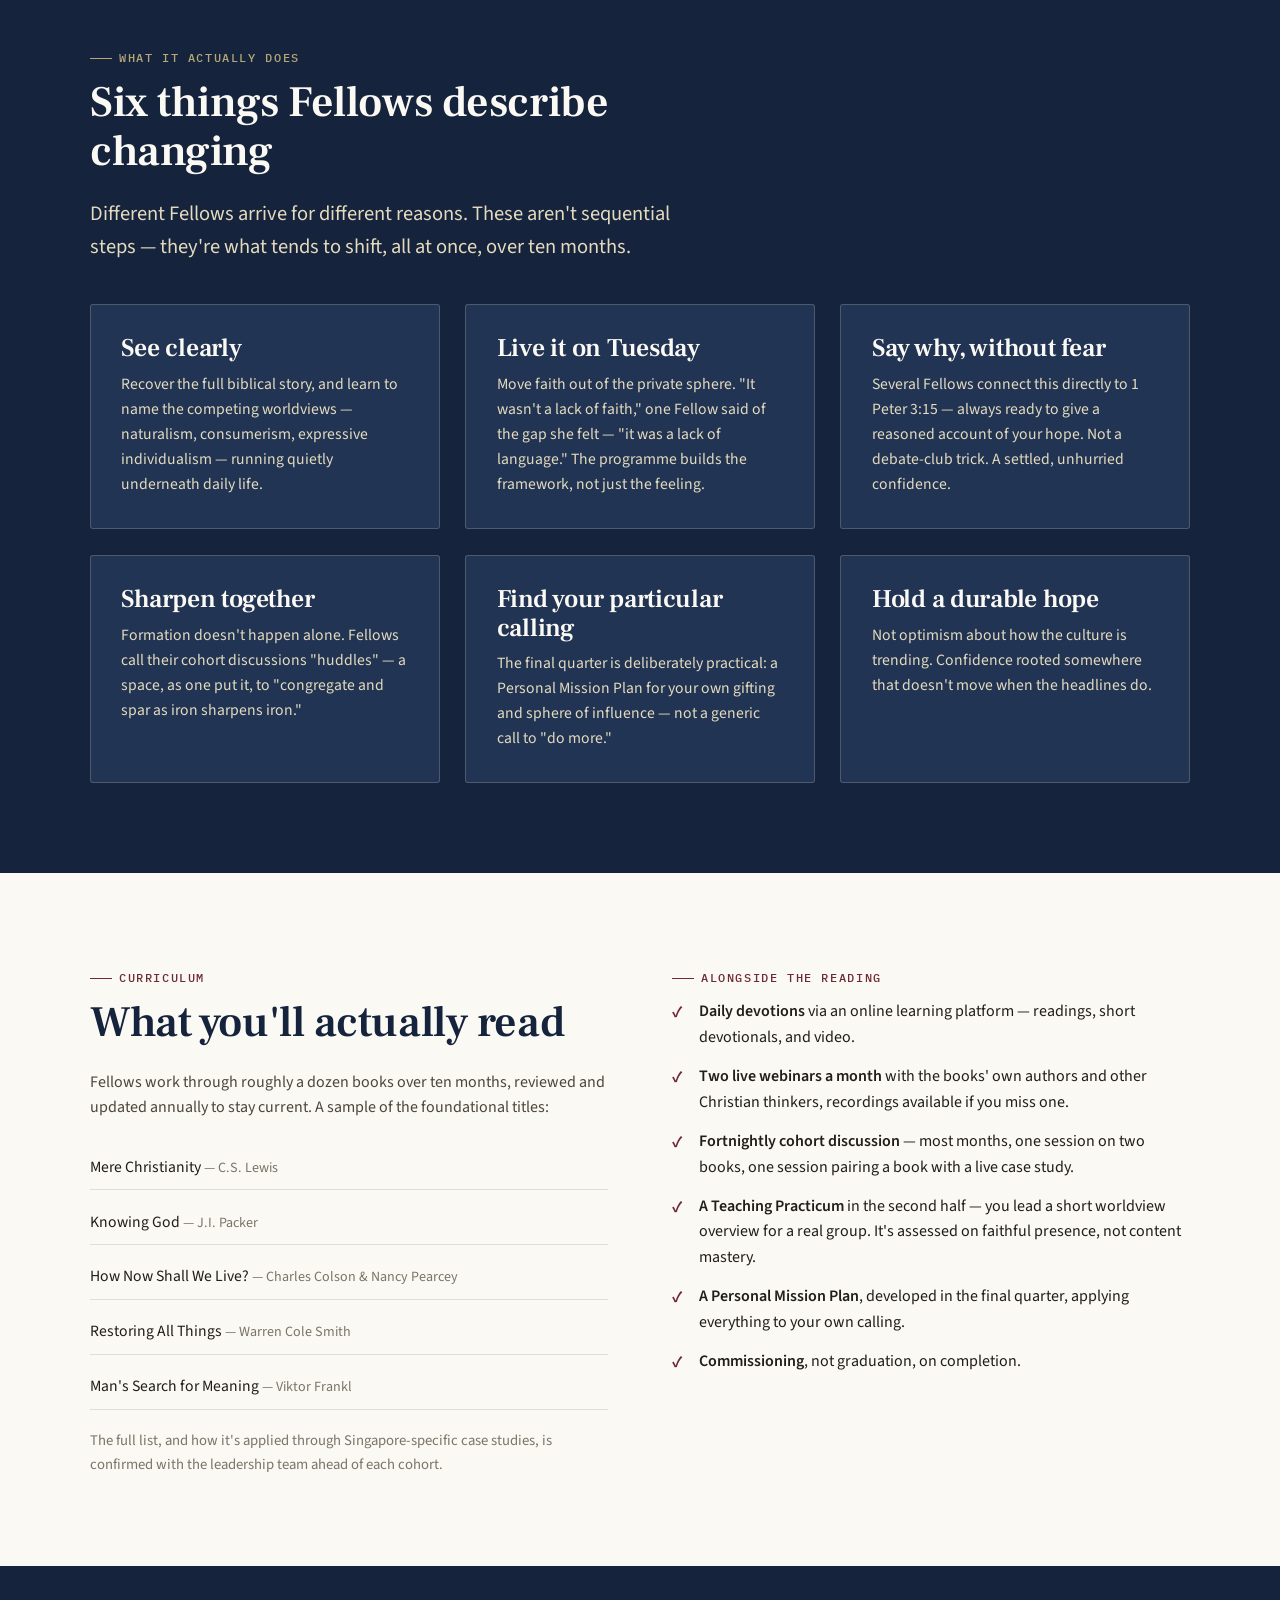
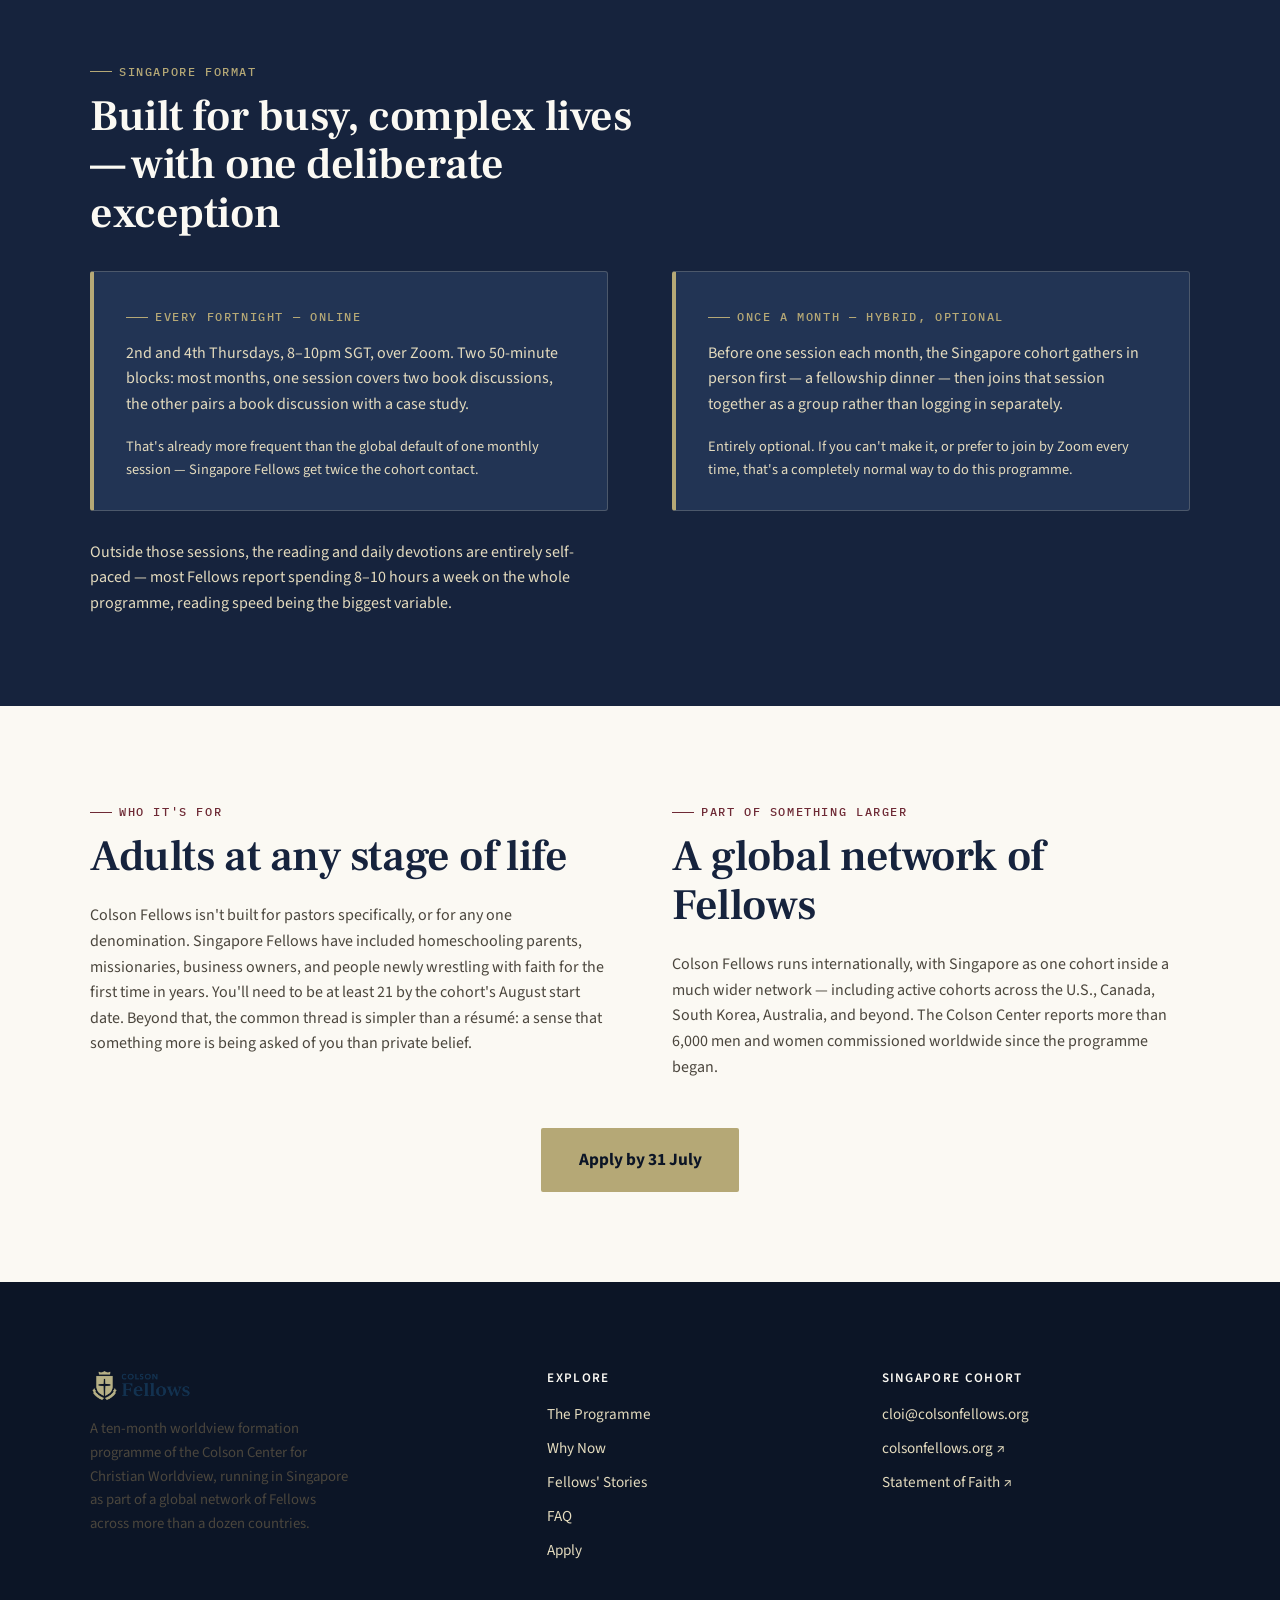
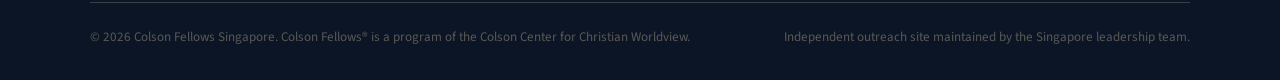
<file: program.html>
<!DOCTYPE html>
<html lang="en">
<head>
<meta charset="UTF-8">
<meta name="viewport" content="width=device-width, initial-scale=1.0">
<title>The Programme — Colson Fellows Singapore</title>
<meta name="description" content="What Colson Fellows actually is: the biblical story of Creation, Fall, Redemption, Restoration, a curated reading list, fortnightly cohort discussion, a Teaching Practicum, and Commissioning.">
<link rel="icon" type="image/png" sizes="16x16" href="images/favicon-16.png">
<link rel="icon" type="image/png" sizes="32x32" href="images/favicon-32.png">
<link rel="apple-touch-icon" href="images/favicon-180.png">
<link rel="stylesheet" href="css/style.css">
</head>
<body>

<div class="utility-bar">
  Applications for the 2026–2027 Singapore cohort close <strong>31 July</strong> — <a href="apply.html">apply now →</a>
</div>

<header class="site">
  <div class="site-nav">
    <a href="index.html" class="brand">
      <img src="images/logo.webp" alt="Colson Fellows">
      <span class="brand-region">Singapore</span>
    </a>
    <button class="nav-toggle" aria-label="Toggle navigation" aria-expanded="false">Menu</button>
    <nav class="primary" id="primary-nav">
      <a href="program.html" aria-current="page">The Programme</a>
      <a href="why.html">Why Now</a>
      <a href="stories.html">Stories</a>
      <a href="faq.html">FAQ</a>
      <a href="apply.html" class="btn-apply-nav">Apply</a>
    </nav>
  </div>
</header>

<main>

  <section class="hero" style="padding-bottom: 3rem;">
    <svg class="hero-crest" viewBox="0 0 200 240" xmlns="http://www.w3.org/2000/svg" aria-hidden="true" focusable="false">
      <path d="M50 40 L60 20 L75 35 L100 15 L125 35 L140 20 L150 40 L150 50 L50 50 Z" fill="none" stroke="#B5A876" stroke-width="3"/>
      <path d="M40 55 L160 55 L160 140 Q160 190 100 220 Q40 190 40 140 Z" fill="none" stroke="#B5A876" stroke-width="3"/>
      <path d="M100 75 L100 190 M65 110 L135 110" stroke="#B5A876" stroke-width="4" stroke-linecap="round"/>
    </svg>
    <div class="wrap">
      <p class="eyebrow">The Programme</p>
      <h1 style="max-width:22ch;">Not more information. Formation.</h1>
      <p class="lede">Colson Fellows resists a common mistake thoughtful Christians make: treating knowledge as the same thing as formation. The goal isn't a well-informed Christian. It's a well-formed one — someone whose habits, loves, and instincts have actually been shaped by what they say they believe.</p>
    </div>
  </section>

  <section class="on-cream">
    <div class="wrap">
      <p class="eyebrow">The framework</p>
      <h2 style="max-width:22ch;">One Story, told in four movements</h2>
      <p class="lede" style="max-width:64ch;">Every session, every book, every case study returns to the same frame — commonly shortened to <strong>CFRR</strong>. It's not a doctrine to memorise. It's the lens Fellows are trained to read everything else through.</p>
      <div class="grid grid-4" style="margin-top:2.5rem;">
        <div class="card">
          <span class="tag" style="margin-bottom:0.9rem; display:inline-block;">01</span>
          <h3>Creation</h3>
          <p>The world, and every person in it, was made — on purpose, and for good.</p>
        </div>
        <div class="card">
          <span class="tag" style="margin-bottom:0.9rem; display:inline-block;">02</span>
          <h3>Fall</h3>
          <p>Something is genuinely wrong — not just "out there," but in the ordinary texture of every life.</p>
        </div>
        <div class="card">
          <span class="tag" style="margin-bottom:0.9rem; display:inline-block;">03</span>
          <h3>Redemption</h3>
          <p>Christ's reign is not a private rescue. It reaches into work, culture, and public life.</p>
        </div>
        <div class="card">
          <span class="tag" style="margin-bottom:0.9rem; display:inline-block;">04</span>
          <h3>Restoration</h3>
          <p>History is going somewhere — and Fellows are trained to live now as citizens of where it's headed.</p>
        </div>
      </div>
    </div>
  </section>

  <section class="on-navy">
    <div class="wrap">
      <p class="eyebrow">What it actually does</p>
      <h2 style="max-width:22ch;">Six things Fellows describe changing</h2>
      <p class="lede" style="max-width:60ch;">Different Fellows arrive for different reasons. These aren't sequential steps — they're what tends to shift, all at once, over ten months.</p>
      <div class="grid grid-3" style="margin-top:2.5rem;">
        <div class="card" style="background:var(--navy-mid); border-color:var(--line-on-navy);">
          <h3 style="color:var(--cream);">See clearly</h3>
          <p style="color:var(--gold-light);">Recover the full biblical story, and learn to name the competing worldviews — naturalism, consumerism, expressive individualism — running quietly underneath daily life.</p>
        </div>
        <div class="card" style="background:var(--navy-mid); border-color:var(--line-on-navy);">
          <h3 style="color:var(--cream);">Live it on Tuesday</h3>
          <p style="color:var(--gold-light);">Move faith out of the private sphere. "It wasn't a lack of faith," one Fellow said of the gap she felt — "it was a lack of language." The programme builds the framework, not just the feeling.</p>
        </div>
        <div class="card" style="background:var(--navy-mid); border-color:var(--line-on-navy);">
          <h3 style="color:var(--cream);">Say why, without fear</h3>
          <p style="color:var(--gold-light);">Several Fellows connect this directly to 1 Peter 3:15 — always ready to give a reasoned account of your hope. Not a debate-club trick. A settled, unhurried confidence.</p>
        </div>
        <div class="card" style="background:var(--navy-mid); border-color:var(--line-on-navy);">
          <h3 style="color:var(--cream);">Sharpen together</h3>
          <p style="color:var(--gold-light);">Formation doesn't happen alone. Fellows call their cohort discussions "huddles" — a space, as one put it, to "congregate and spar as iron sharpens iron."</p>
        </div>
        <div class="card" style="background:var(--navy-mid); border-color:var(--line-on-navy);">
          <h3 style="color:var(--cream);">Find your particular calling</h3>
          <p style="color:var(--gold-light);">The final quarter is deliberately practical: a Personal Mission Plan for your own gifting and sphere of influence — not a generic call to "do more."</p>
        </div>
        <div class="card" style="background:var(--navy-mid); border-color:var(--line-on-navy);">
          <h3 style="color:var(--cream);">Hold a durable hope</h3>
          <p style="color:var(--gold-light);">Not optimism about how the culture is trending. Confidence rooted somewhere that doesn't move when the headlines do.</p>
        </div>
      </div>
    </div>
  </section>

  <section class="on-cream">
    <div class="wrap two-col">
      <div>
        <p class="eyebrow">Curriculum</p>
        <h2>What you'll actually read</h2>
        <p>Fellows work through roughly a dozen books over ten months, reviewed and updated annually to stay current. A sample of the foundational titles:</p>
        <ul class="book-list" style="margin-top:1.5rem;">
          <li>Mere Christianity <span class="author">— C.S. Lewis</span></li>
          <li>Knowing God <span class="author">— J.I. Packer</span></li>
          <li>How Now Shall We Live? <span class="author">— Charles Colson &amp; Nancy Pearcey</span></li>
          <li>Restoring All Things <span class="author">— Warren Cole Smith</span></li>
          <li>Man's Search for Meaning <span class="author">— Viktor Frankl</span></li>
        </ul>
        <p style="margin-top:1.2rem; font-size:0.92rem; color:var(--ink-faint);">The full list, and how it's applied through Singapore-specific case studies, is confirmed with the leadership team ahead of each cohort.</p>
      </div>
      <div>
        <p class="eyebrow">Alongside the reading</p>
        <ul class="list-check">
          <li><strong>Daily devotions</strong> via an online learning platform — readings, short devotionals, and video.</li>
          <li><strong>Two live webinars a month</strong> with the books' own authors and other Christian thinkers, recordings available if you miss one.</li>
          <li><strong>Fortnightly cohort discussion</strong> — most months, one session on two books, one session pairing a book with a live case study.</li>
          <li><strong>A Teaching Practicum</strong> in the second half — you lead a short worldview overview for a real group. It's assessed on faithful presence, not content mastery.</li>
          <li><strong>A Personal Mission Plan</strong>, developed in the final quarter, applying everything to your own calling.</li>
          <li><strong>Commissioning</strong>, not graduation, on completion.</li>
        </ul>
      </div>
    </div>
  </section>

  <section class="on-navy">
    <div class="wrap">
      <p class="eyebrow">Singapore format</p>
      <h2 style="max-width:22ch;">Built for busy, complex lives — with one deliberate exception</h2>
      <div class="two-col" style="margin-top:2rem; align-items:stretch;">
        <div class="format-box" style="background:var(--navy-mid); border-color:var(--line-on-navy); border-left-color:var(--gold);">
          <p class="eyebrow" style="margin-bottom:0.9rem;">Every fortnight — online</p>
          <p style="color:var(--gold-light);">2nd and 4th Thursdays, 8–10pm SGT, over Zoom. Two 50-minute blocks: most months, one session covers two book discussions, the other pairs a book discussion with a case study.</p>
          <p style="color:var(--gold-light); margin-top:1rem; font-size:0.9rem;">That's already more frequent than the global default of one monthly session — Singapore Fellows get twice the cohort contact.</p>
        </div>
        <div class="format-box" style="background:var(--navy-mid); border-color:var(--line-on-navy); border-left-color:var(--gold);">
          <p class="eyebrow" style="margin-bottom:0.9rem;">Once a month — hybrid, optional</p>
          <p style="color:var(--gold-light);">Before one session each month, the Singapore cohort gathers in person first — a fellowship dinner — then joins that session together as a group rather than logging in separately.</p>
          <p style="color:var(--gold-light); margin-top:1rem; font-size:0.9rem;">Entirely optional. If you can't make it, or prefer to join by Zoom every time, that's a completely normal way to do this programme.</p>
        </div>
      </div>
      <p style="color:var(--gold-light); margin-top:1.8rem; max-width:64ch;">Outside those sessions, the reading and daily devotions are entirely self-paced — most Fellows report spending 8–10 hours a week on the whole programme, reading speed being the biggest variable.</p>
    </div>
  </section>

  <section class="on-cream">
    <div class="wrap">
      <div class="two-col">
        <div>
          <p class="eyebrow">Who it's for</p>
          <h2>Adults at any stage of life</h2>
          <p>Colson Fellows isn't built for pastors specifically, or for any one denomination. Singapore Fellows have included homeschooling parents, missionaries, business owners, and people newly wrestling with faith for the first time in years. You'll need to be at least 21 by the cohort's August start date. Beyond that, the common thread is simpler than a résumé: a sense that something more is being asked of you than private belief.</p>
        </div>
        <div>
          <p class="eyebrow">Part of something larger</p>
          <h2>A global network of Fellows</h2>
          <p>Colson Fellows runs internationally, with Singapore as one cohort inside a much wider network — including active cohorts across the U.S., Canada, South Korea, Australia, and beyond. The Colson Center reports more than 6,000 men and women commissioned worldwide since the programme began.</p>
        </div>
      </div>
      <div class="center" style="margin-top:3rem;">
        <a href="apply.html" class="btn btn-gold btn-lg">Apply by 31 July</a>
      </div>
    </div>
  </section>

</main>

<footer class="site">
  <div class="wrap">
    <div class="foot-grid">
      <div>
        <a href="index.html" class="brand"><img src="images/logo.webp" alt="Colson Fellows"></a>
        <p style="max-width:38ch; font-size:0.92rem;">A ten-month worldview formation programme of the Colson Center for Christian Worldview, running in Singapore as part of a global network of Fellows across more than a dozen countries.</p>
      </div>
      <div>
        <h4>Explore</h4>
        <ul>
          <li><a href="program.html">The Programme</a></li>
          <li><a href="why.html">Why Now</a></li>
          <li><a href="stories.html">Fellows' Stories</a></li>
          <li><a href="faq.html">FAQ</a></li>
          <li><a href="apply.html">Apply</a></li>
        </ul>
      </div>
      <div>
        <h4>Singapore Cohort</h4>
        <ul>
          <li><a href="mailto:cloi@colsonfellows.org">cloi@colsonfellows.org</a></li>
          <li><a href="https://www.colsonfellows.org" target="_blank" rel="noopener">colsonfellows.org ↗</a></li>
          <li><a href="https://www.colsonfellows.org/statement-of-faith/" target="_blank" rel="noopener">Statement of Faith ↗</a></li>
        </ul>
      </div>
    </div>
    <div class="fine">
      <span>&copy; 2026 Colson Fellows Singapore. Colson Fellows&reg; is a program of the Colson Center for Christian Worldview.</span>
      <span>Independent outreach site maintained by the Singapore leadership team.</span>
    </div>
  </div>
</footer>

<script src="js/main.js"></script>
</body>
</html>
</file>
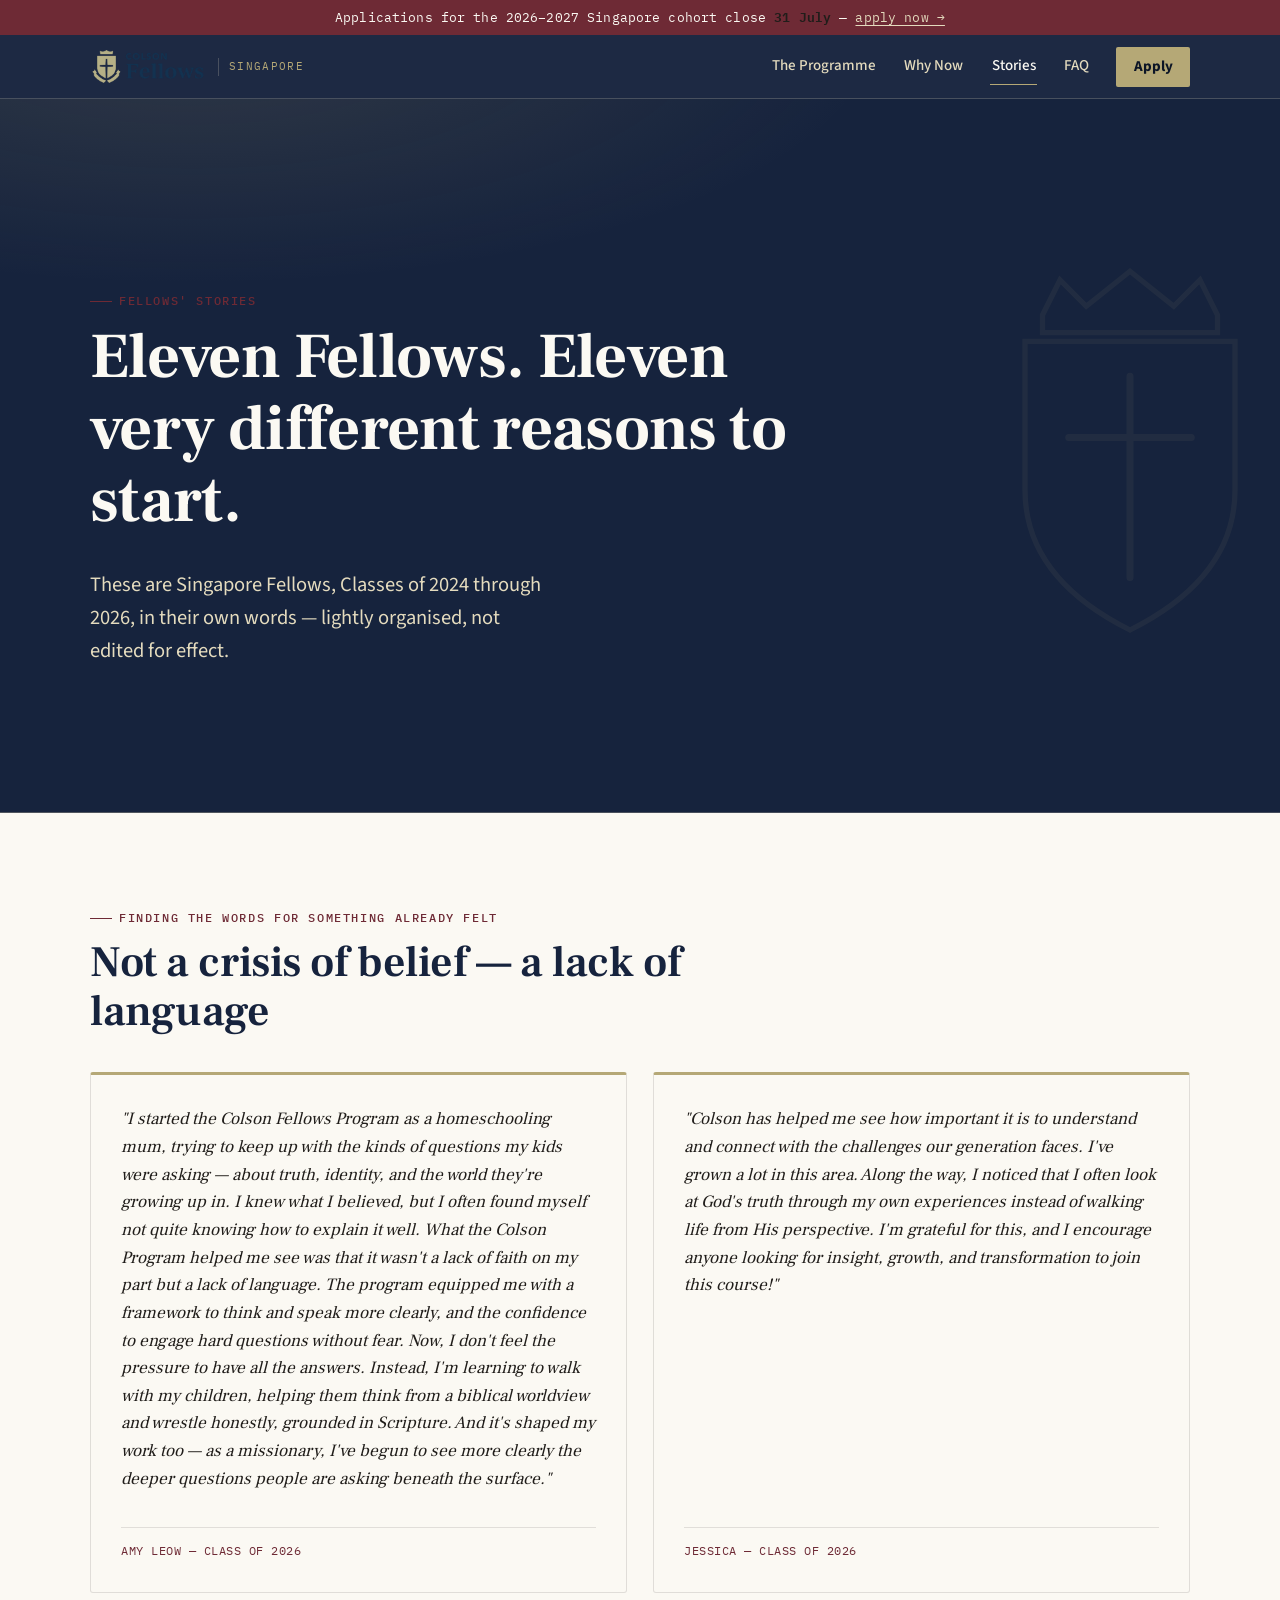
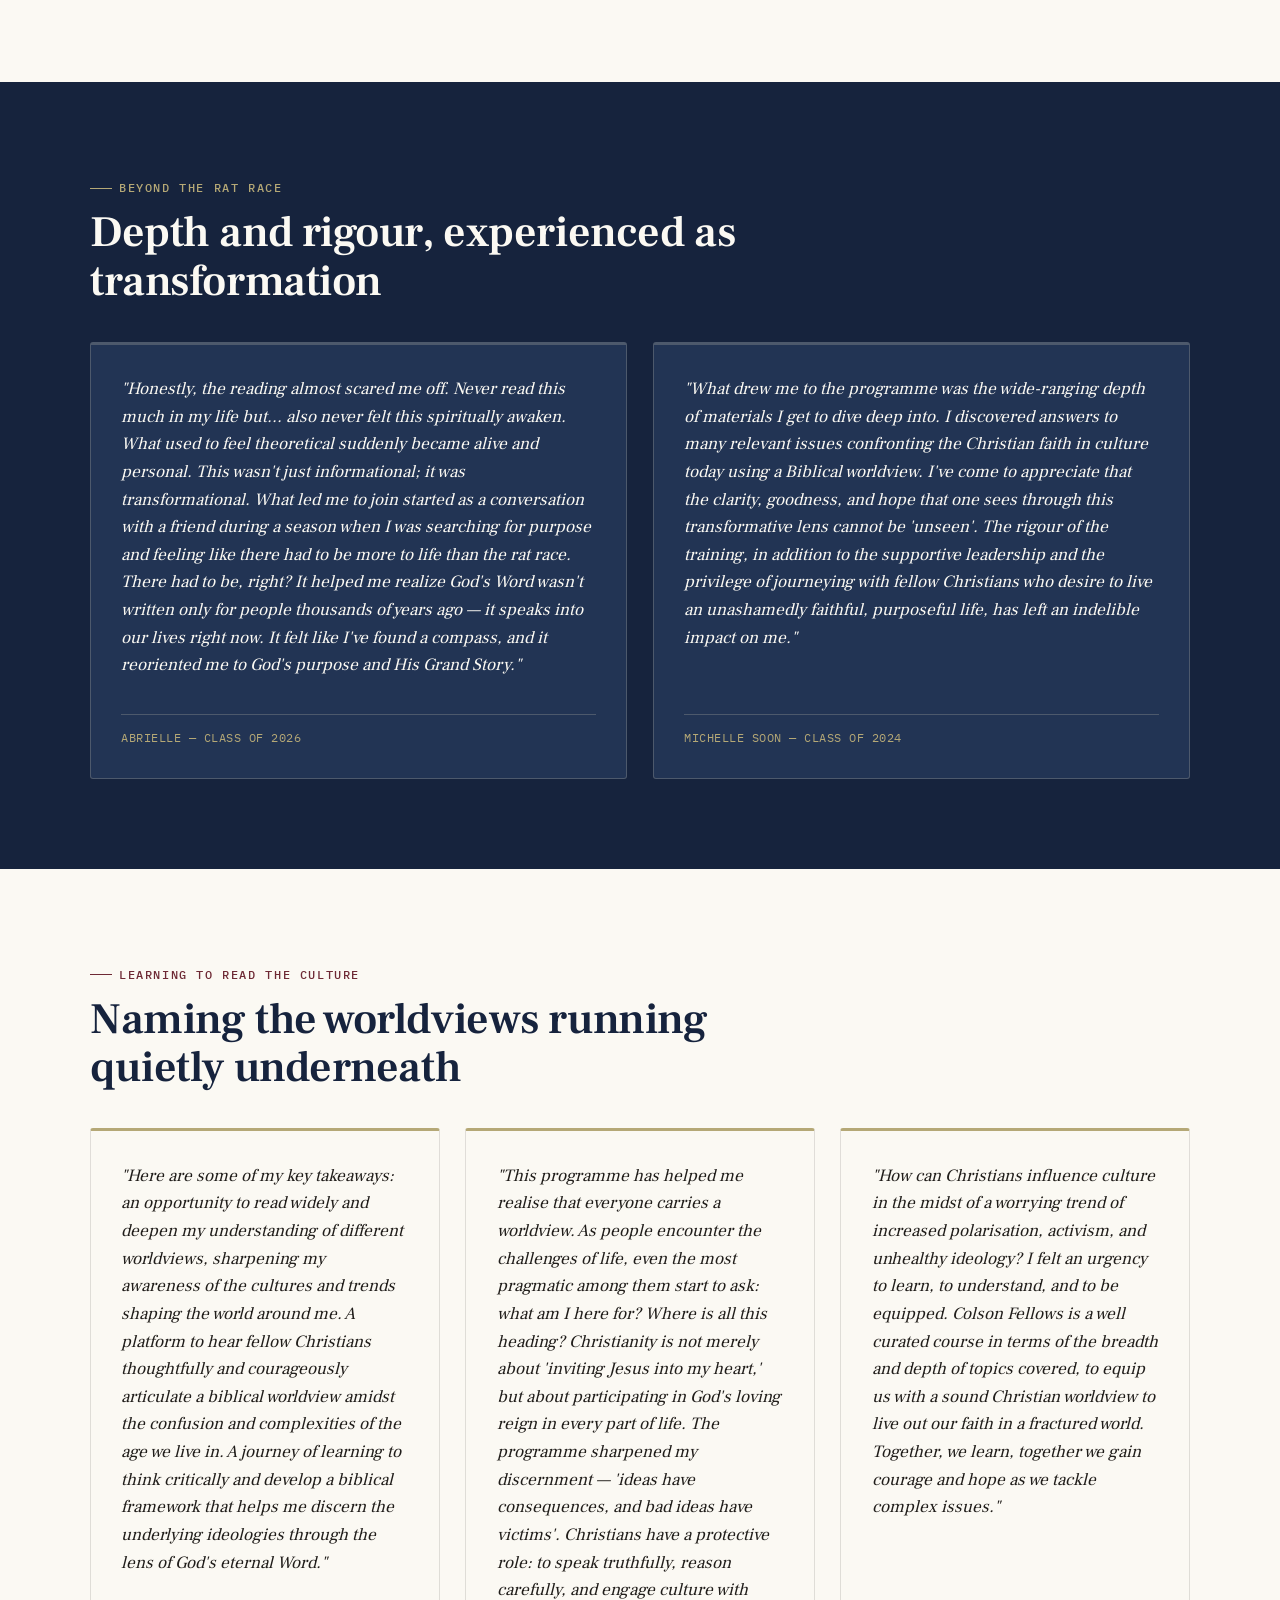
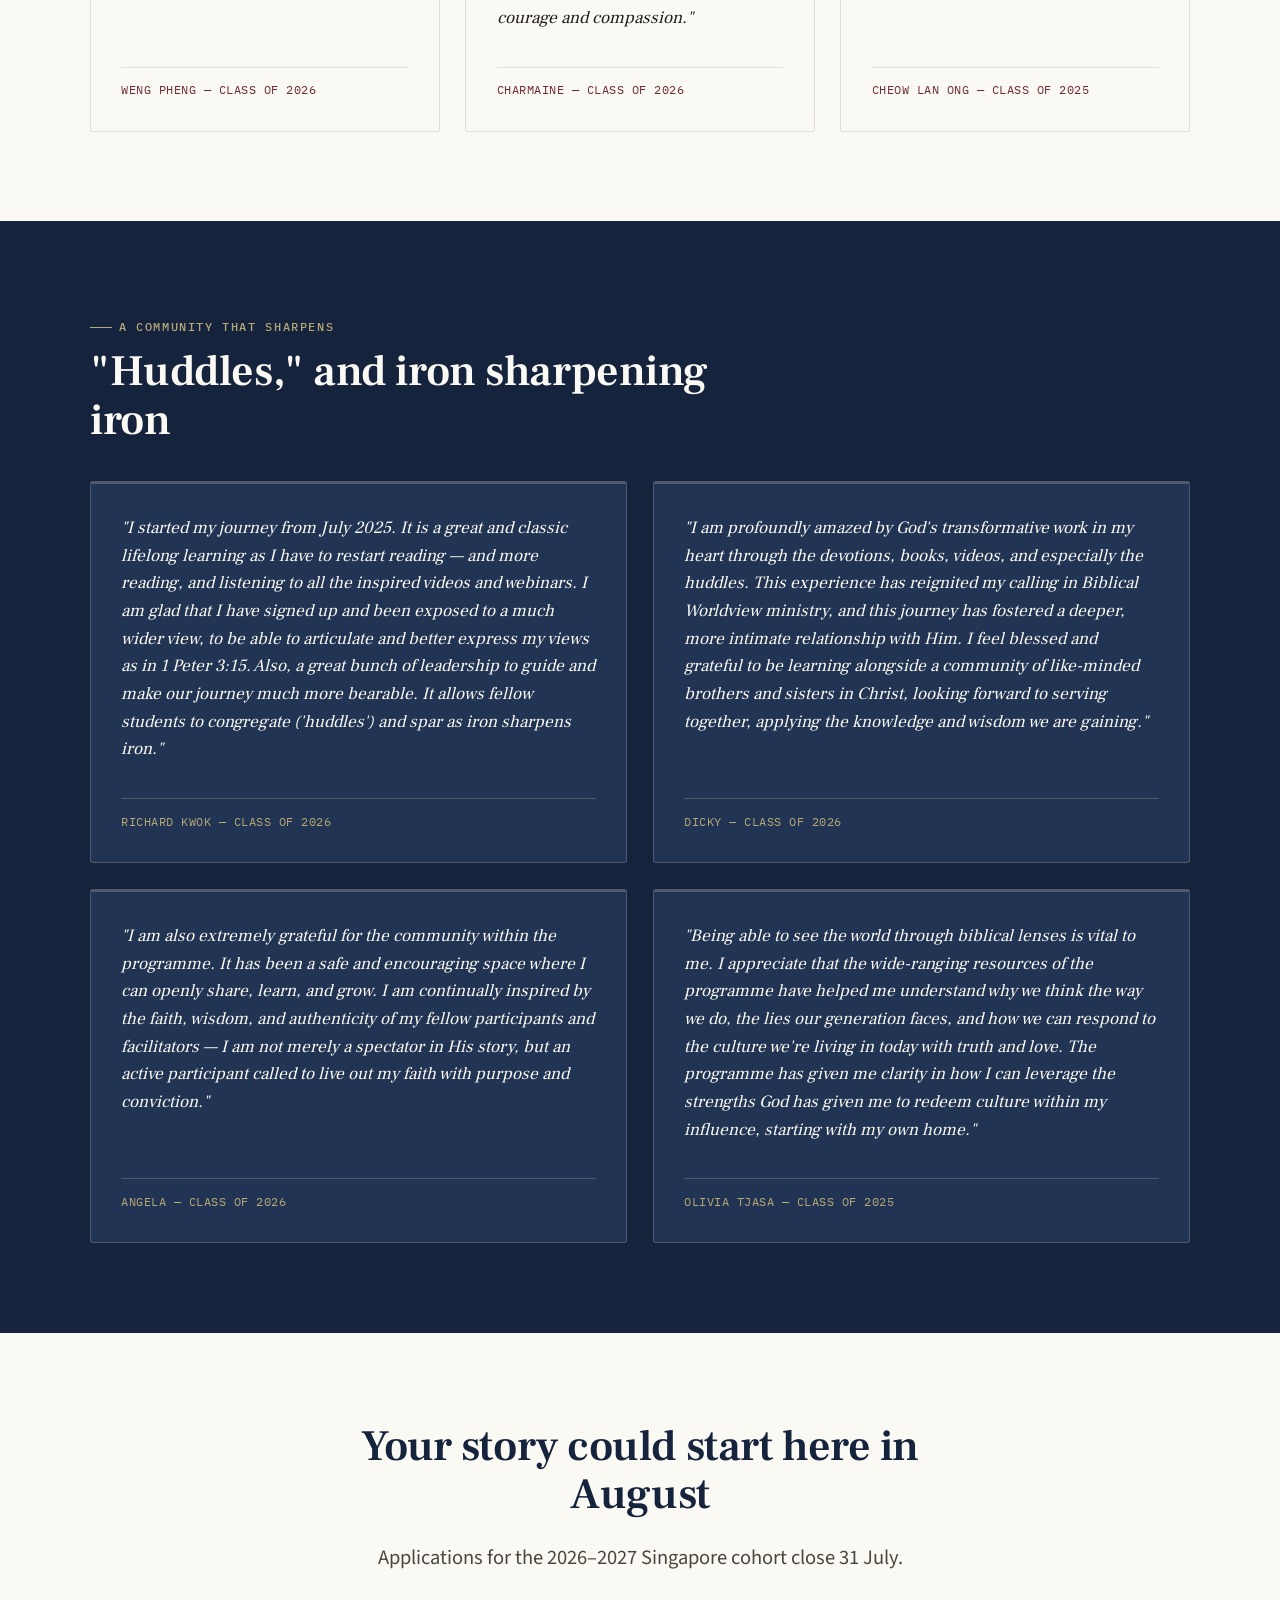
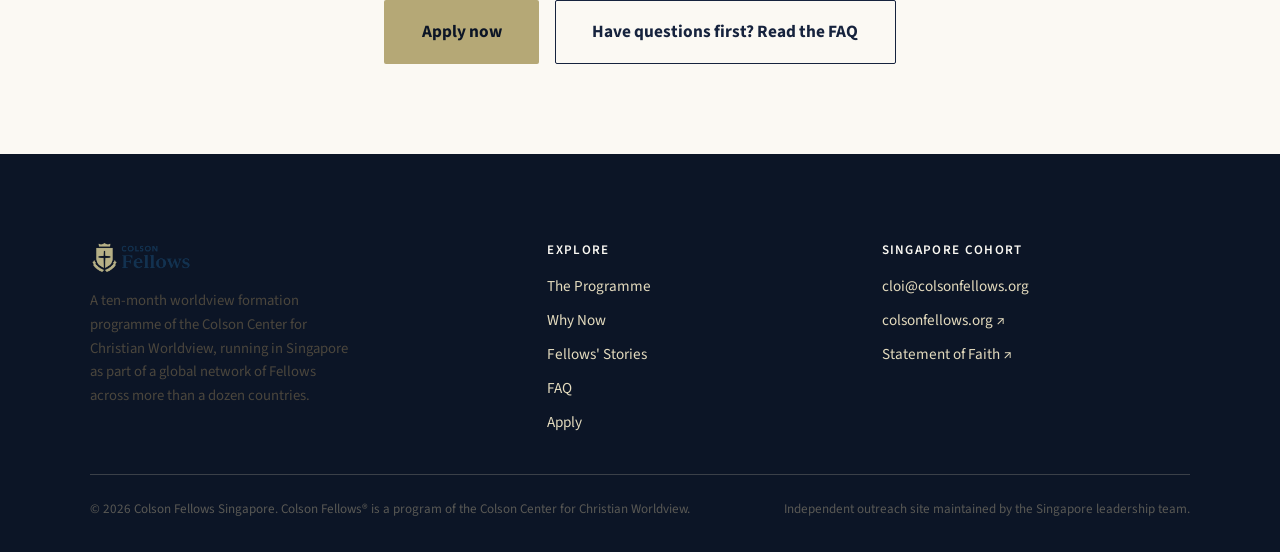
<file: stories.html>
<!DOCTYPE html>
<html lang="en">
<head>
<meta charset="UTF-8">
<meta name="viewport" content="width=device-width, initial-scale=1.0">
<title>Fellows' Stories — Colson Fellows Singapore</title>
<meta name="description" content="What Singapore Fellows actually say about the programme, in their own words — from finding language for a faith they already held, to a community that sharpens.">
<link rel="icon" type="image/png" sizes="16x16" href="images/favicon-16.png">
<link rel="icon" type="image/png" sizes="32x32" href="images/favicon-32.png">
<link rel="apple-touch-icon" href="images/favicon-180.png">
<link rel="stylesheet" href="css/style.css">
</head>
<body>

<div class="utility-bar">
  Applications for the 2026–2027 Singapore cohort close <strong>31 July</strong> — <a href="apply.html">apply now →</a>
</div>

<header class="site">
  <div class="site-nav">
    <a href="index.html" class="brand">
      <img src="images/logo.webp" alt="Colson Fellows">
      <span class="brand-region">Singapore</span>
    </a>
    <button class="nav-toggle" aria-label="Toggle navigation" aria-expanded="false">Menu</button>
    <nav class="primary" id="primary-nav">
      <a href="program.html">The Programme</a>
      <a href="why.html">Why Now</a>
      <a href="stories.html" aria-current="page">Stories</a>
      <a href="faq.html">FAQ</a>
      <a href="apply.html" class="btn-apply-nav">Apply</a>
    </nav>
  </div>
</header>

<main>

  <section class="hero" style="padding-bottom:3rem;">
    <svg class="hero-crest" viewBox="0 0 200 240" xmlns="http://www.w3.org/2000/svg" aria-hidden="true" focusable="false">
      <path d="M50 40 L60 20 L75 35 L100 15 L125 35 L140 20 L150 40 L150 50 L50 50 Z" fill="none" stroke="#B5A876" stroke-width="3"/>
      <path d="M40 55 L160 55 L160 140 Q160 190 100 220 Q40 190 40 140 Z" fill="none" stroke="#B5A876" stroke-width="3"/>
      <path d="M100 75 L100 190 M65 110 L135 110" stroke="#B5A876" stroke-width="4" stroke-linecap="round"/>
    </svg>
    <div class="wrap">
      <p class="eyebrow">Fellows' Stories</p>
      <h1 style="max-width:20ch;">Eleven Fellows. Eleven very different reasons to start.</h1>
      <p class="lede">These are Singapore Fellows, Classes of 2024 through 2026, in their own words — lightly organised, not edited for effect.</p>
    </div>
  </section>

  <section class="on-cream">
    <div class="wrap">
      <p class="eyebrow">Finding the words for something already felt</p>
      <h2 style="max-width:26ch; margin-bottom:2.2rem;">Not a crisis of belief — a lack of language</h2>
      <div class="grid grid-2">
        <div class="testimonial">
          <p class="quote">"I started the Colson Fellows Program as a homeschooling mum, trying to keep up with the kinds of questions my kids were asking — about truth, identity, and the world they're growing up in. I knew what I believed, but I often found myself not quite knowing how to explain it well. What the Colson Program helped me see was that it wasn't a lack of faith on my part but a lack of language. The program equipped me with a framework to think and speak more clearly, and the confidence to engage hard questions without fear. Now, I don't feel the pressure to have all the answers. Instead, I'm learning to walk with my children, helping them think from a biblical worldview and wrestle honestly, grounded in Scripture. And it's shaped my work too — as a missionary, I've begun to see more clearly the deeper questions people are asking beneath the surface."</p>
          <p class="who">Amy Leow — Class of 2026</p>
        </div>
        <div class="testimonial">
          <p class="quote">"Colson has helped me see how important it is to understand and connect with the challenges our generation faces. I've grown a lot in this area. Along the way, I noticed that I often look at God's truth through my own experiences instead of walking life from His perspective. I'm grateful for this, and I encourage anyone looking for insight, growth, and transformation to join this course!"</p>
          <p class="who">Jessica — Class of 2026</p>
        </div>
      </div>
    </div>
  </section>

  <section class="on-navy">
    <div class="wrap">
      <p class="eyebrow">Beyond the rat race</p>
      <h2 style="max-width:26ch; margin-bottom:2.2rem;">Depth and rigour, experienced as transformation</h2>
      <div class="grid grid-2">
        <div class="testimonial" style="background:var(--navy-mid); border-color:var(--line-on-navy);">
          <p class="quote" style="color:var(--cream);">"Honestly, the reading almost scared me off. Never read this much in my life but... also never felt this spiritually awaken. What used to feel theoretical suddenly became alive and personal. This wasn't just informational; it was transformational. What led me to join started as a conversation with a friend during a season when I was searching for purpose and feeling like there had to be more to life than the rat race. There had to be, right? It helped me realize God's Word wasn't written only for people thousands of years ago — it speaks into our lives right now. It felt like I've found a compass, and it reoriented me to God's purpose and His Grand Story."</p>
          <p class="who" style="color:var(--gold); border-color:var(--line-on-navy);">Abrielle — Class of 2026</p>
        </div>
        <div class="testimonial" style="background:var(--navy-mid); border-color:var(--line-on-navy);">
          <p class="quote" style="color:var(--cream);">"What drew me to the programme was the wide-ranging depth of materials I get to dive deep into. I discovered answers to many relevant issues confronting the Christian faith in culture today using a Biblical worldview. I've come to appreciate that the clarity, goodness, and hope that one sees through this transformative lens cannot be 'unseen'. The rigour of the training, in addition to the supportive leadership and the privilege of journeying with fellow Christians who desire to live an unashamedly faithful, purposeful life, has left an indelible impact on me."</p>
          <p class="who" style="color:var(--gold); border-color:var(--line-on-navy);">Michelle Soon — Class of 2024</p>
        </div>
      </div>
    </div>
  </section>

  <section class="on-cream">
    <div class="wrap">
      <p class="eyebrow">Learning to read the culture</p>
      <h2 style="max-width:26ch; margin-bottom:2.2rem;">Naming the worldviews running quietly underneath</h2>
      <div class="grid grid-3">
        <div class="testimonial">
          <p class="quote">"Here are some of my key takeaways: an opportunity to read widely and deepen my understanding of different worldviews, sharpening my awareness of the cultures and trends shaping the world around me. A platform to hear fellow Christians thoughtfully and courageously articulate a biblical worldview amidst the confusion and complexities of the age we live in. A journey of learning to think critically and develop a biblical framework that helps me discern the underlying ideologies through the lens of God's eternal Word."</p>
          <p class="who">Weng Pheng — Class of 2026</p>
        </div>
        <div class="testimonial">
          <p class="quote">"This programme has helped me realise that everyone carries a worldview. As people encounter the challenges of life, even the most pragmatic among them start to ask: what am I here for? Where is all this heading? Christianity is not merely about 'inviting Jesus into my heart,' but about participating in God's loving reign in every part of life. The programme sharpened my discernment — 'ideas have consequences, and bad ideas have victims'. Christians have a protective role: to speak truthfully, reason carefully, and engage culture with courage and compassion."</p>
          <p class="who">Charmaine — Class of 2026</p>
        </div>
        <div class="testimonial">
          <p class="quote">"How can Christians influence culture in the midst of a worrying trend of increased polarisation, activism, and unhealthy ideology? I felt an urgency to learn, to understand, and to be equipped. Colson Fellows is a well curated course in terms of the breadth and depth of topics covered, to equip us with a sound Christian worldview to live out our faith in a fractured world. Together, we learn, together we gain courage and hope as we tackle complex issues."</p>
          <p class="who">Cheow Lan Ong — Class of 2025</p>
        </div>
      </div>
    </div>
  </section>

  <section class="on-navy">
    <div class="wrap">
      <p class="eyebrow">A community that sharpens</p>
      <h2 style="max-width:26ch; margin-bottom:2.2rem;">"Huddles," and iron sharpening iron</h2>
      <div class="grid grid-2">
        <div class="testimonial" style="background:var(--navy-mid); border-color:var(--line-on-navy);">
          <p class="quote" style="color:var(--cream);">"I started my journey from July 2025. It is a great and classic lifelong learning as I have to restart reading — and more reading, and listening to all the inspired videos and webinars. I am glad that I have signed up and been exposed to a much wider view, to be able to articulate and better express my views as in 1 Peter 3:15. Also, a great bunch of leadership to guide and make our journey much more bearable. It allows fellow students to congregate ('huddles') and spar as iron sharpens iron."</p>
          <p class="who" style="color:var(--gold); border-color:var(--line-on-navy);">Richard Kwok — Class of 2026</p>
        </div>
        <div class="testimonial" style="background:var(--navy-mid); border-color:var(--line-on-navy);">
          <p class="quote" style="color:var(--cream);">"I am profoundly amazed by God's transformative work in my heart through the devotions, books, videos, and especially the huddles. This experience has reignited my calling in Biblical Worldview ministry, and this journey has fostered a deeper, more intimate relationship with Him. I feel blessed and grateful to be learning alongside a community of like-minded brothers and sisters in Christ, looking forward to serving together, applying the knowledge and wisdom we are gaining."</p>
          <p class="who" style="color:var(--gold); border-color:var(--line-on-navy);">Dicky — Class of 2026</p>
        </div>
        <div class="testimonial" style="background:var(--navy-mid); border-color:var(--line-on-navy);">
          <p class="quote" style="color:var(--cream);">"I am also extremely grateful for the community within the programme. It has been a safe and encouraging space where I can openly share, learn, and grow. I am continually inspired by the faith, wisdom, and authenticity of my fellow participants and facilitators — I am not merely a spectator in His story, but an active participant called to live out my faith with purpose and conviction."</p>
          <p class="who" style="color:var(--gold); border-color:var(--line-on-navy);">Angela — Class of 2026</p>
        </div>
        <div class="testimonial" style="background:var(--navy-mid); border-color:var(--line-on-navy);">
          <p class="quote" style="color:var(--cream);">"Being able to see the world through biblical lenses is vital to me. I appreciate that the wide-ranging resources of the programme have helped me understand why we think the way we do, the lies our generation faces, and how we can respond to the culture we're living in today with truth and love. The programme has given me clarity in how I can leverage the strengths God has given me to redeem culture within my influence, starting with my own home."</p>
          <p class="who" style="color:var(--gold); border-color:var(--line-on-navy);">Olivia Tjasa — Class of 2025</p>
        </div>
      </div>
    </div>
  </section>

  <section class="on-cream center">
    <div class="wrap-narrow">
      <h2>Your story could start here in August</h2>
      <p class="lede">Applications for the 2026–2027 Singapore cohort close 31 July.</p>
      <div class="cta-row" style="justify-content:center; margin-top:1.6rem;">
        <a href="apply.html" class="btn btn-gold btn-lg">Apply now</a>
        <a href="faq.html" class="btn btn-outline-navy btn-lg">Have questions first? Read the FAQ</a>
      </div>
    </div>
  </section>

</main>

<footer class="site">
  <div class="wrap">
    <div class="foot-grid">
      <div>
        <a href="index.html" class="brand"><img src="images/logo.webp" alt="Colson Fellows"></a>
        <p style="max-width:38ch; font-size:0.92rem;">A ten-month worldview formation programme of the Colson Center for Christian Worldview, running in Singapore as part of a global network of Fellows across more than a dozen countries.</p>
      </div>
      <div>
        <h4>Explore</h4>
        <ul>
          <li><a href="program.html">The Programme</a></li>
          <li><a href="why.html">Why Now</a></li>
          <li><a href="stories.html">Fellows' Stories</a></li>
          <li><a href="faq.html">FAQ</a></li>
          <li><a href="apply.html">Apply</a></li>
        </ul>
      </div>
      <div>
        <h4>Singapore Cohort</h4>
        <ul>
          <li><a href="mailto:cloi@colsonfellows.org">cloi@colsonfellows.org</a></li>
          <li><a href="https://www.colsonfellows.org" target="_blank" rel="noopener">colsonfellows.org ↗</a></li>
          <li><a href="https://www.colsonfellows.org/statement-of-faith/" target="_blank" rel="noopener">Statement of Faith ↗</a></li>
        </ul>
      </div>
    </div>
    <div class="fine">
      <span>&copy; 2026 Colson Fellows Singapore. Colson Fellows&reg; is a program of the Colson Center for Christian Worldview.</span>
      <span>Independent outreach site maintained by the Singapore leadership team.</span>
    </div>
  </div>
</footer>

<script src="js/main.js"></script>
</body>
</html>
</file>
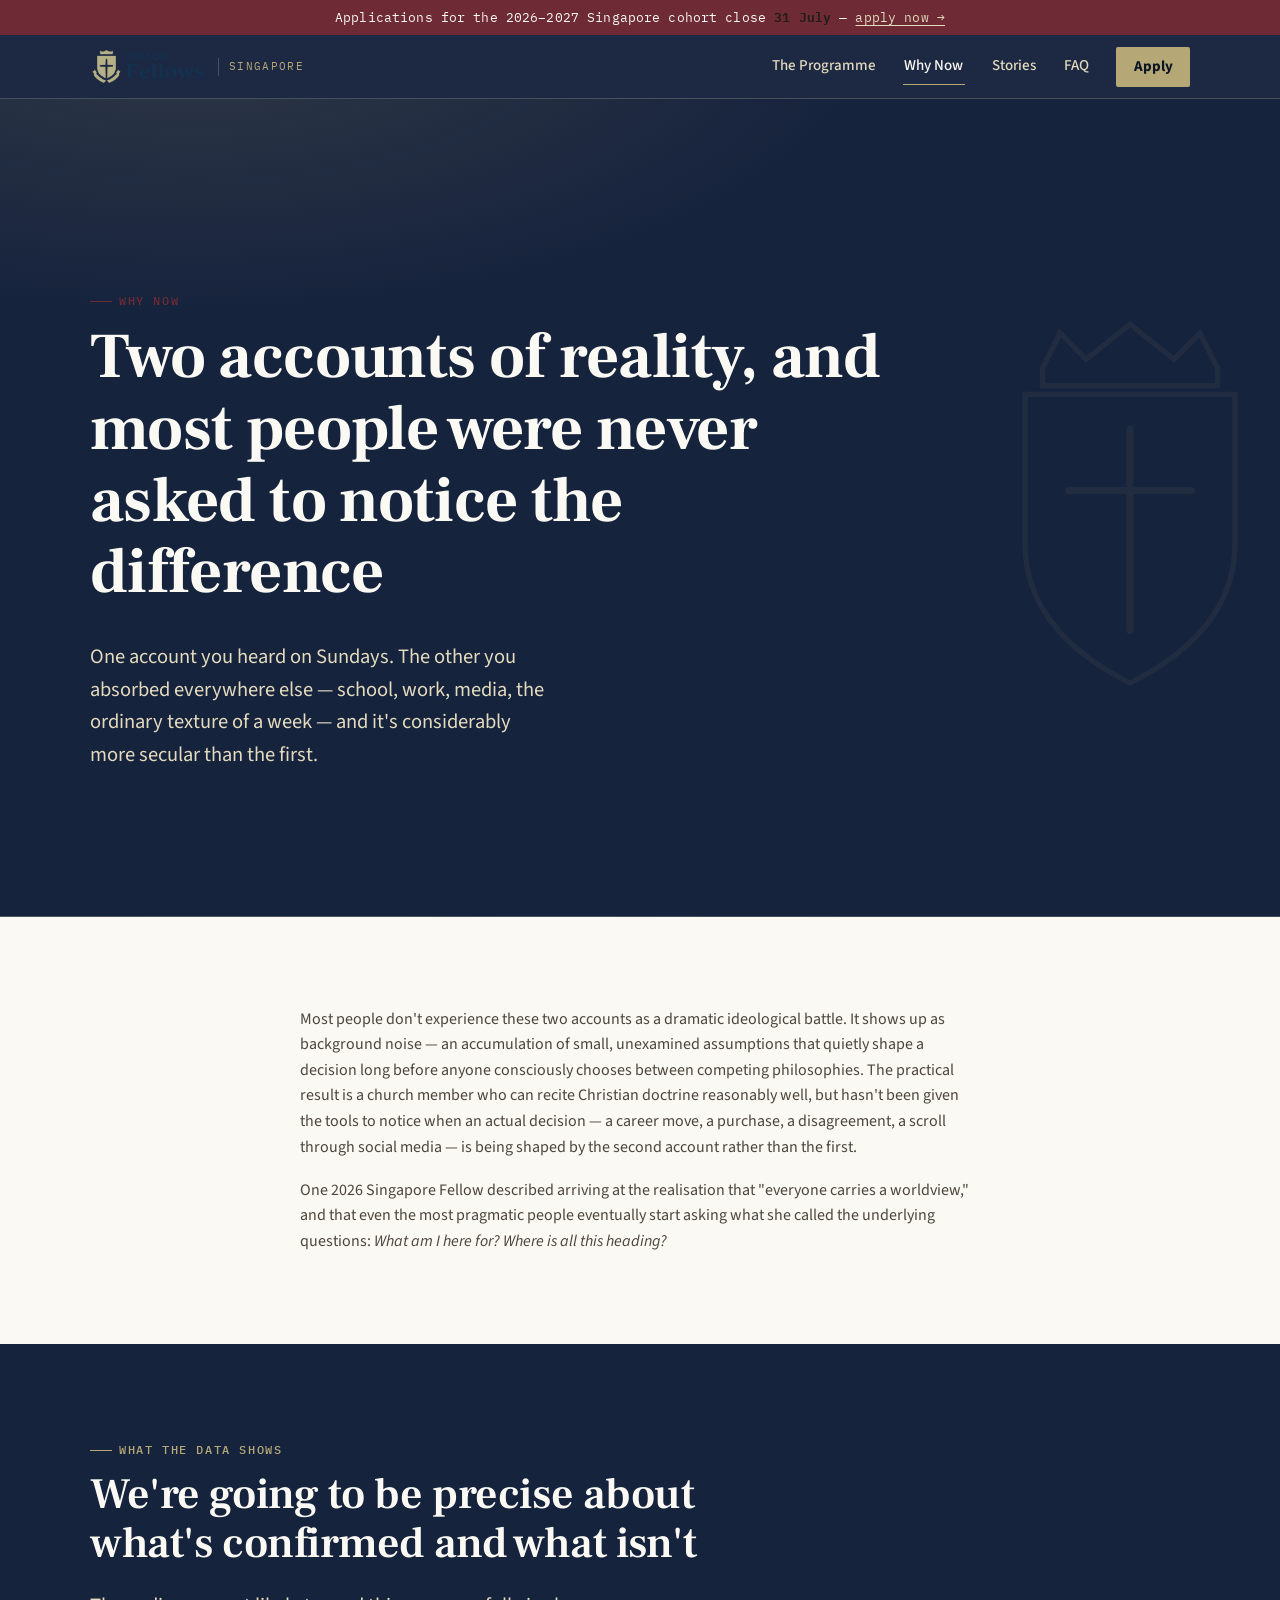
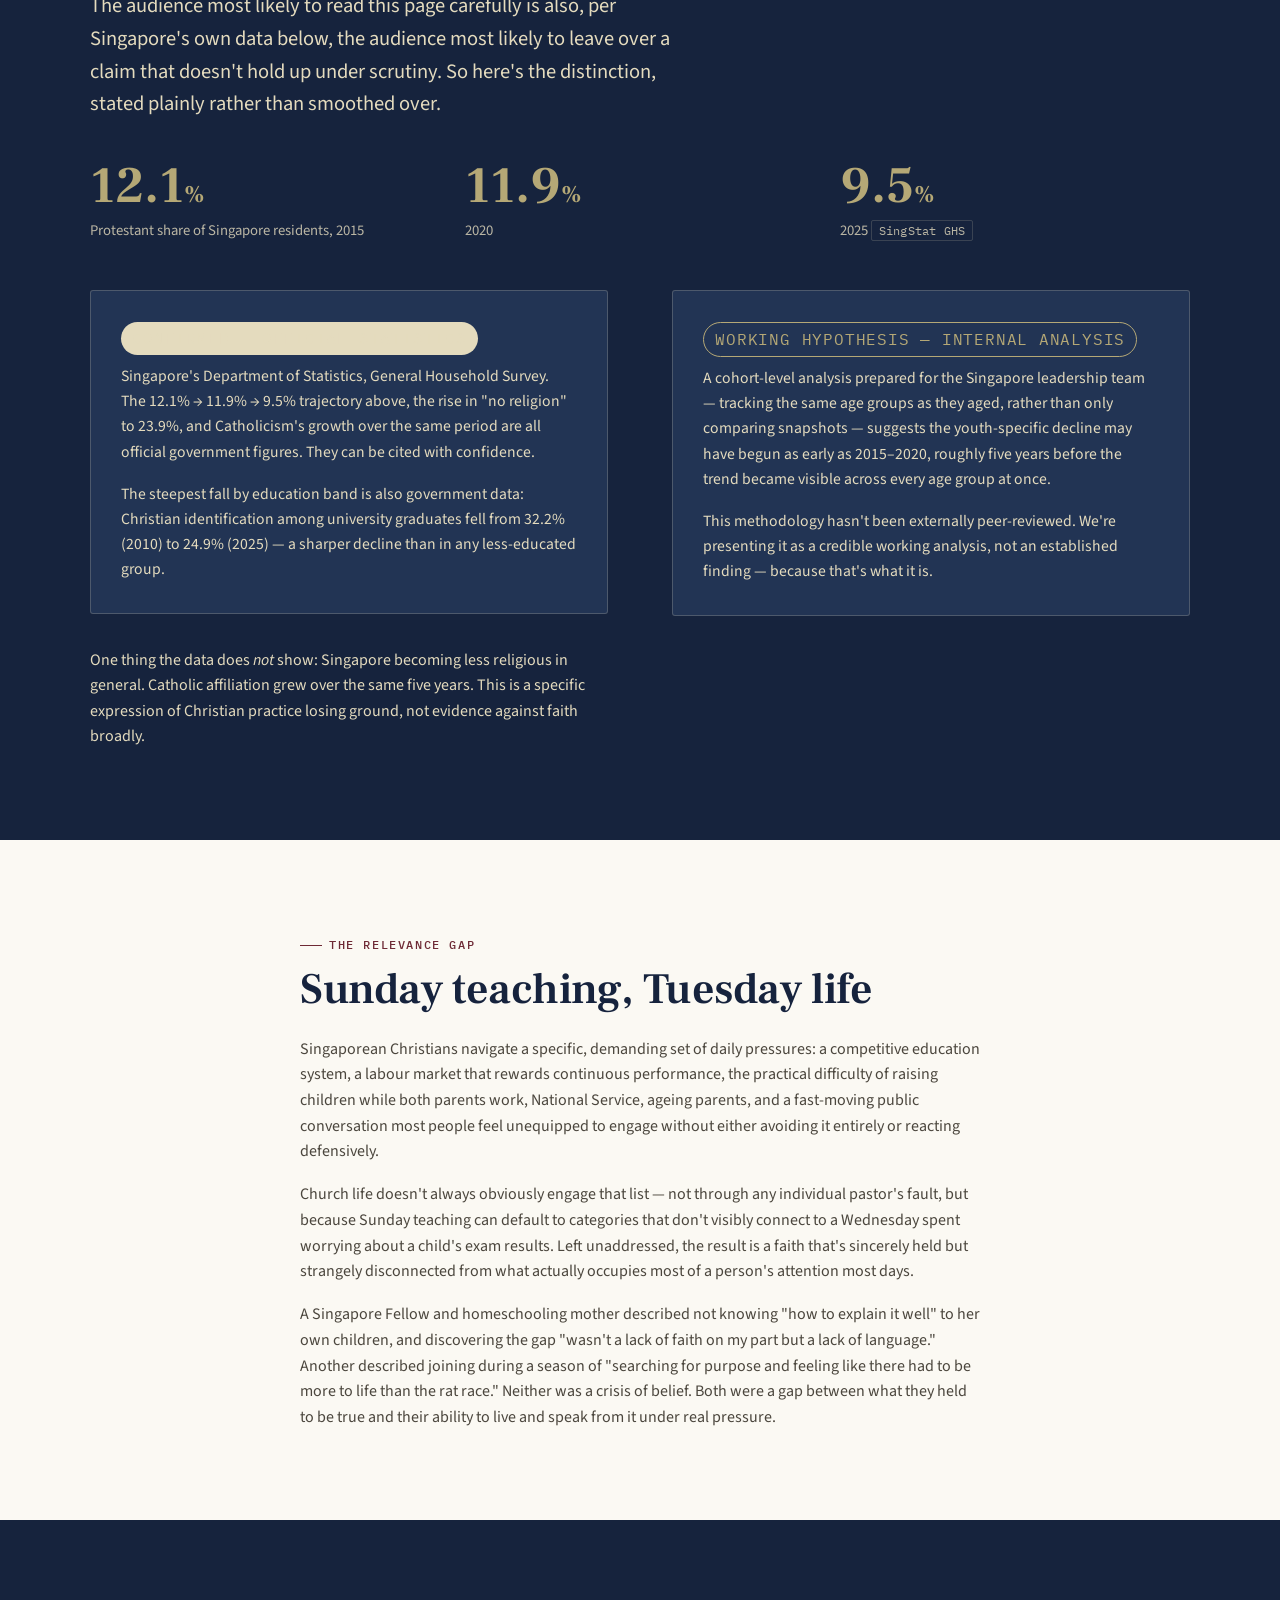
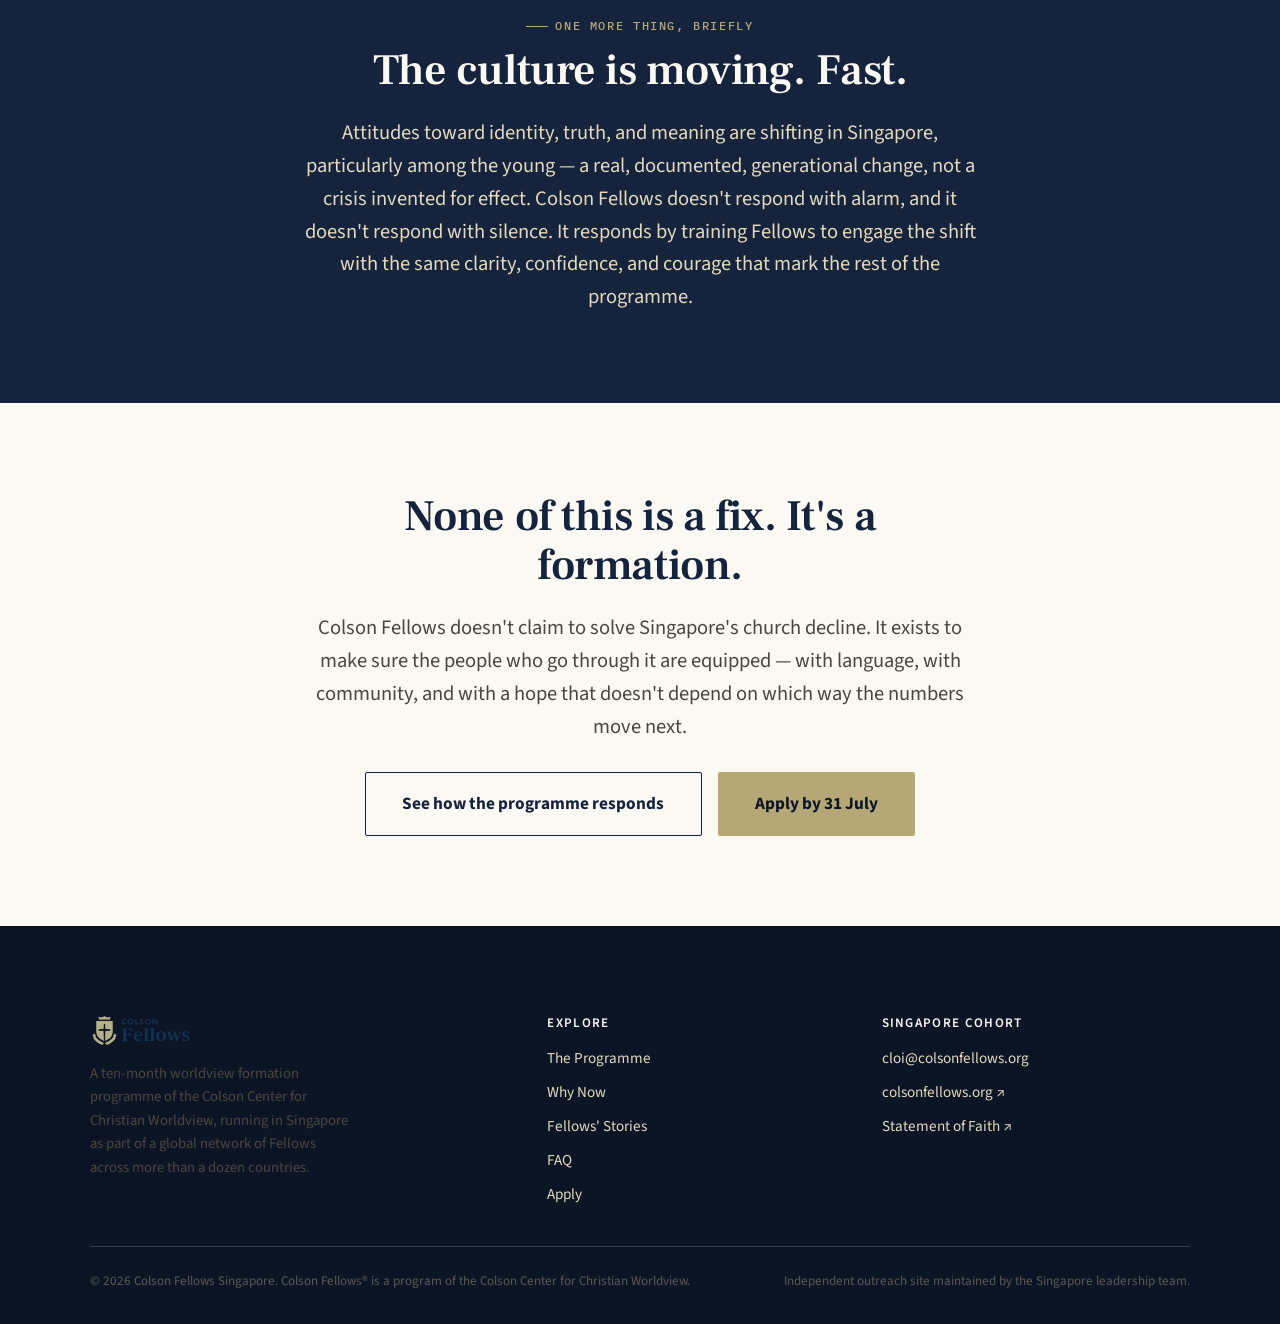
<file: why.html>
<!DOCTYPE html>
<html lang="en">
<head>
<meta charset="UTF-8">
<meta name="viewport" content="width=device-width, initial-scale=1.0">
<title>Why Now — Colson Fellows Singapore</title>
<meta name="description" content="What Singapore's own data shows about Protestant decline, what's still an open question, and the worldview gap underneath the numbers.">
<link rel="icon" type="image/png" sizes="16x16" href="images/favicon-16.png">
<link rel="icon" type="image/png" sizes="32x32" href="images/favicon-32.png">
<link rel="apple-touch-icon" href="images/favicon-180.png">
<link rel="stylesheet" href="css/style.css">
</head>
<body>

<div class="utility-bar">
  Applications for the 2026–2027 Singapore cohort close <strong>31 July</strong> — <a href="apply.html">apply now →</a>
</div>

<header class="site">
  <div class="site-nav">
    <a href="index.html" class="brand">
      <img src="images/logo.webp" alt="Colson Fellows">
      <span class="brand-region">Singapore</span>
    </a>
    <button class="nav-toggle" aria-label="Toggle navigation" aria-expanded="false">Menu</button>
    <nav class="primary" id="primary-nav">
      <a href="program.html">The Programme</a>
      <a href="why.html" aria-current="page">Why Now</a>
      <a href="stories.html">Stories</a>
      <a href="faq.html">FAQ</a>
      <a href="apply.html" class="btn-apply-nav">Apply</a>
    </nav>
  </div>
</header>

<main>

  <section class="hero" style="padding-bottom:3rem;">
    <svg class="hero-crest" viewBox="0 0 200 240" xmlns="http://www.w3.org/2000/svg" aria-hidden="true" focusable="false">
      <path d="M50 40 L60 20 L75 35 L100 15 L125 35 L140 20 L150 40 L150 50 L50 50 Z" fill="none" stroke="#B5A876" stroke-width="3"/>
      <path d="M40 55 L160 55 L160 140 Q160 190 100 220 Q40 190 40 140 Z" fill="none" stroke="#B5A876" stroke-width="3"/>
      <path d="M100 75 L100 190 M65 110 L135 110" stroke="#B5A876" stroke-width="4" stroke-linecap="round"/>
    </svg>
    <div class="wrap">
      <p class="eyebrow">Why Now</p>
      <h1 style="max-width:22ch;">Two accounts of reality, and most people were never asked to notice the difference</h1>
      <p class="lede">One account you heard on Sundays. The other you absorbed everywhere else — school, work, media, the ordinary texture of a week — and it's considerably more secular than the first.</p>
    </div>
  </section>

  <section class="on-cream">
    <div class="wrap-narrow">
      <p>Most people don't experience these two accounts as a dramatic ideological battle. It shows up as background noise — an accumulation of small, unexamined assumptions that quietly shape a decision long before anyone consciously chooses between competing philosophies. The practical result is a church member who can recite Christian doctrine reasonably well, but hasn't been given the tools to notice when an actual decision — a career move, a purchase, a disagreement, a scroll through social media — is being shaped by the second account rather than the first.</p>
      <p>One 2026 Singapore Fellow described arriving at the realisation that "everyone carries a worldview," and that even the most pragmatic people eventually start asking what she called the underlying questions: <em>What am I here for? Where is all this heading?</em></p>
    </div>
  </section>

  <section class="on-navy">
    <div class="wrap">
      <p class="eyebrow">What the data shows</p>
      <h2 style="max-width:26ch;">We're going to be precise about what's confirmed and what isn't</h2>
      <p class="lede" style="max-width:62ch;">The audience most likely to read this page carefully is also, per Singapore's own data below, the audience most likely to leave over a claim that doesn't hold up under scrutiny. So here's the distinction, stated plainly rather than smoothed over.</p>

      <div class="grid grid-3" style="margin-top:2.5rem;">
        <div class="stat">
          <div class="num">12.1<span style="font-size:1.5rem;">%</span></div>
          <div class="label">Protestant share of Singapore residents, 2015</div>
        </div>
        <div class="stat">
          <div class="num">11.9<span style="font-size:1.5rem;">%</span></div>
          <div class="label">2020</div>
        </div>
        <div class="stat">
          <div class="num">9.5<span style="font-size:1.5rem;">%</span></div>
          <div class="label">2025 <span class="tag">SingStat GHS</span></div>
        </div>
      </div>

      <div class="two-col" style="margin-top:3rem;">
        <div class="card" style="background:var(--navy-mid); border-color:var(--line-on-navy);">
          <p class="pill">Confirmed — official statistics</p>
          <p style="color:var(--gold-light);">Singapore's Department of Statistics, General Household Survey. The 12.1% → 11.9% → 9.5% trajectory above, the rise in "no religion" to 23.9%, and Catholicism's growth over the same period are all official government figures. They can be cited with confidence.</p>
          <p style="color:var(--gold-light); margin-top:0.9rem;">The steepest fall by education band is also government data: Christian identification among university graduates fell from 32.2% (2010) to 24.9% (2025) — a sharper decline than in any less-educated group.</p>
        </div>
        <div class="card" style="background:var(--navy-mid); border-color:var(--line-on-navy);">
          <p class="pill" style="background:transparent; border:1px solid var(--gold); color:var(--gold);">Working hypothesis — internal analysis</p>
          <p style="color:var(--gold-light);">A cohort-level analysis prepared for the Singapore leadership team — tracking the same age groups as they aged, rather than only comparing snapshots — suggests the youth-specific decline may have begun as early as 2015–2020, roughly five years before the trend became visible across every age group at once.</p>
          <p style="color:var(--gold-light); margin-top:0.9rem;">This methodology hasn't been externally peer-reviewed. We're presenting it as a credible working analysis, not an established finding — because that's what it is.</p>
        </div>
      </div>

      <p style="color:var(--gold-light); margin-top:2rem; max-width:64ch;">One thing the data does <em>not</em> show: Singapore becoming less religious in general. Catholic affiliation grew over the same five years. This is a specific expression of Christian practice losing ground, not evidence against faith broadly.</p>
    </div>
  </section>

  <section class="on-cream">
    <div class="wrap-narrow">
      <p class="eyebrow">The relevance gap</p>
      <h2>Sunday teaching, Tuesday life</h2>
      <p>Singaporean Christians navigate a specific, demanding set of daily pressures: a competitive education system, a labour market that rewards continuous performance, the practical difficulty of raising children while both parents work, National Service, ageing parents, and a fast-moving public conversation most people feel unequipped to engage without either avoiding it entirely or reacting defensively.</p>
      <p>Church life doesn't always obviously engage that list — not through any individual pastor's fault, but because Sunday teaching can default to categories that don't visibly connect to a Wednesday spent worrying about a child's exam results. Left unaddressed, the result is a faith that's sincerely held but strangely disconnected from what actually occupies most of a person's attention most days.</p>
      <p>A Singapore Fellow and homeschooling mother described not knowing "how to explain it well" to her own children, and discovering the gap "wasn't a lack of faith on my part but a lack of language." Another described joining during a season of "searching for purpose and feeling like there had to be more to life than the rat race." Neither was a crisis of belief. Both were a gap between what they held to be true and their ability to live and speak from it under real pressure.</p>
    </div>
  </section>

  <section class="on-navy">
    <div class="wrap-narrow center">
      <p class="eyebrow" style="justify-content:center;">One more thing, briefly</p>
      <h2>The culture is moving. Fast.</h2>
      <p class="lede">Attitudes toward identity, truth, and meaning are shifting in Singapore, particularly among the young — a real, documented, generational change, not a crisis invented for effect. Colson Fellows doesn't respond with alarm, and it doesn't respond with silence. It responds by training Fellows to engage the shift with the same clarity, confidence, and courage that mark the rest of the programme.</p>
    </div>
  </section>

  <section class="on-cream center">
    <div class="wrap-narrow">
      <h2>None of this is a fix. It's a formation.</h2>
      <p class="lede">Colson Fellows doesn't claim to solve Singapore's church decline. It exists to make sure the people who go through it are equipped — with language, with community, and with a hope that doesn't depend on which way the numbers move next.</p>
      <div class="cta-row" style="justify-content:center; margin-top:1.8rem;">
        <a href="program.html" class="btn btn-outline-navy btn-lg">See how the programme responds</a>
        <a href="apply.html" class="btn btn-gold btn-lg">Apply by 31 July</a>
      </div>
    </div>
  </section>

</main>

<footer class="site">
  <div class="wrap">
    <div class="foot-grid">
      <div>
        <a href="index.html" class="brand"><img src="images/logo.webp" alt="Colson Fellows"></a>
        <p style="max-width:38ch; font-size:0.92rem;">A ten-month worldview formation programme of the Colson Center for Christian Worldview, running in Singapore as part of a global network of Fellows across more than a dozen countries.</p>
      </div>
      <div>
        <h4>Explore</h4>
        <ul>
          <li><a href="program.html">The Programme</a></li>
          <li><a href="why.html">Why Now</a></li>
          <li><a href="stories.html">Fellows' Stories</a></li>
          <li><a href="faq.html">FAQ</a></li>
          <li><a href="apply.html">Apply</a></li>
        </ul>
      </div>
      <div>
        <h4>Singapore Cohort</h4>
        <ul>
          <li><a href="mailto:cloi@colsonfellows.org">cloi@colsonfellows.org</a></li>
          <li><a href="https://www.colsonfellows.org" target="_blank" rel="noopener">colsonfellows.org ↗</a></li>
          <li><a href="https://www.colsonfellows.org/statement-of-faith/" target="_blank" rel="noopener">Statement of Faith ↗</a></li>
        </ul>
      </div>
    </div>
    <div class="fine">
      <span>&copy; 2026 Colson Fellows Singapore. Colson Fellows&reg; is a program of the Colson Center for Christian Worldview.</span>
      <span>Independent outreach site maintained by the Singapore leadership team.</span>
    </div>
  </div>
</footer>

<script src="js/main.js"></script>
</body>
</html>
</file>
<file: css/style.css>
/* =========================================================
   Colson Fellows Singapore — Design System
   Palette drawn from the Colson Fellows crest: deep navy,
   shield gold, and an aged-parchment ground, with oxblood
   as the single warm accent. Display type is a literary
   serif (Frank Ruhl Libre) to echo the programme's own
   emphasis on reading and formation through old books;
   body type is a plain, highly-legible humanist sans.
   ========================================================= */

@import url('https://fonts.googleapis.com/css2?family=Frank+Ruhl+Libre:wght@400;500;600;700;900&family=Source+Sans+3:ital,wght@0,400;0,500;0,600;0,700;1,400&family=IBM+Plex+Mono:wght@400;500&display=swap');

:root{
  /* Colour */
  --navy:        #16233D;
  --navy-dark:   #0C1526;
  --navy-mid:    #223454;
  --gold:        #B5A876;
  --gold-light:  #E4DBBE;
  --parchment:   #F1EBDC;
  --cream:       #FBF9F3;
  --oxblood:     #6E2A35;
  --oxblood-dark:#4E1D25;
  --ink:         #201D1A;
  --ink-soft:    #4B463D;
  --ink-faint:   #7A7568;
  --line:        rgba(32,29,26,0.12);
  --line-on-navy:rgba(228,219,190,0.22);

  /* Type */
  --serif: 'Frank Ruhl Libre', Georgia, 'Times New Roman', serif;
  --sans: 'Source Sans 3', -apple-system, BlinkMacSystemFont, 'Segoe UI', sans-serif;
  --mono: 'IBM Plex Mono', ui-monospace, 'SF Mono', Menlo, monospace;

  /* Rhythm */
  --gap: clamp(1.25rem, 2vw, 2rem);
  --section-pad: clamp(3.5rem, 7vw, 6.5rem);
  --radius: 3px;
  --max: 1180px;
  --max-narrow: 760px;
}

/* ---------- Reset ---------- */
*, *::before, *::after{ box-sizing: border-box; }
html{ scroll-behavior: smooth; }
@media (prefers-reduced-motion: reduce){
  html{ scroll-behavior: auto; }
  *, *::before, *::after{ animation-duration: 0.01ms !important; animation-iteration-count: 1 !important; transition-duration: 0.01ms !important; scroll-behavior: auto !important; }
}
body{ margin:0; }
img{ max-width:100%; display:block; }
ul, ol{ margin:0; padding:0; }
a{ color: inherit; }
button{ font: inherit; }

body{
  font-family: var(--sans);
  color: var(--ink);
  background: var(--cream);
  line-height: 1.6;
  -webkit-font-smoothing: antialiased;
}

h1,h2,h3,h4{
  font-family: var(--serif);
  color: var(--navy);
  line-height: 1.12;
  margin: 0 0 0.5em;
  font-weight: 600;
  letter-spacing: -0.01em;
}
h1{ font-size: clamp(2.4rem, 5vw, 4rem); font-weight: 700; }
h2{ font-size: clamp(1.9rem, 3.4vw, 2.8rem); }
h3{ font-size: clamp(1.3rem, 2vw, 1.6rem); }
p{ margin: 0 0 1.1em; color: var(--ink-soft); }
p:last-child{ margin-bottom: 0; }
strong{ color: var(--ink); font-weight: 600; }

.lede{ font-size: clamp(1.1rem, 1.6vw, 1.35rem); color: var(--ink-soft); }

/* visible keyboard focus everywhere */
a:focus-visible, button:focus-visible, input:focus-visible, textarea:focus-visible{
  outline: 2px solid var(--oxblood);
  outline-offset: 3px;
  border-radius: 2px;
}

/* ---------- Layout ---------- */
.wrap{ max-width: var(--max); margin: 0 auto; padding: 0 clamp(1.25rem, 4vw, 2.5rem); }
.wrap-narrow{ max-width: var(--max-narrow); margin: 0 auto; padding: 0 clamp(1.25rem, 4vw, 2.5rem); }
section{ padding: var(--section-pad) 0; }
.tight{ padding-top: calc(var(--section-pad) * 0.5); padding-bottom: calc(var(--section-pad) * 0.5); }

.on-navy{ background: var(--navy); color: var(--gold-light); }
.on-navy h1, .on-navy h2, .on-navy h3{ color: var(--cream); }
.on-navy p{ color: var(--gold-light); }
.on-parchment{ background: var(--parchment); }
.on-cream{ background: var(--cream); }

.eyebrow{
  font-family: var(--mono);
  font-size: 0.72rem;
  letter-spacing: 0.14em;
  text-transform: uppercase;
  color: var(--oxblood);
  display: inline-flex;
  align-items: center;
  gap: 0.6em;
  margin-bottom: 1em;
  font-weight: 500;
}
.on-navy .eyebrow{ color: var(--gold); }
.eyebrow::before{
  content:"";
  width: 22px; height: 1px;
  background: currentColor;
  display:inline-block;
}

/* data / citation tag — used any time a specific figure or date appears,
   so a reader can tell "sourced fact" from "narrative copy" at a glance */
.tag{
  font-family: var(--mono);
  font-size: 0.72rem;
  letter-spacing: 0.02em;
  color: var(--ink-faint);
  border: 1px solid var(--line);
  padding: 0.15em 0.55em;
  border-radius: 2px;
  white-space: nowrap;
}
.on-navy .tag{ color: var(--gold-light); border-color: var(--line-on-navy); }

/* ---------- Header ---------- */
.utility-bar{
  background: var(--oxblood);
  color: var(--cream);
  font-family: var(--mono);
  font-size: 0.82rem;
  text-align: center;
  padding: 0.55em 1em;
  letter-spacing: 0.01em;
}
.utility-bar a{ color: var(--gold-light); text-decoration: underline; text-underline-offset: 3px; }

header.site{
  position: sticky; top: 0; z-index: 40;
  background: rgba(22,35,61,0.97);
  backdrop-filter: blur(6px);
  border-bottom: 1px solid var(--line-on-navy);
}
.site-nav{
  max-width: var(--max);
  margin: 0 auto;
  padding: 0.7rem clamp(1.25rem, 4vw, 2.5rem);
  display: flex;
  align-items: center;
  justify-content: space-between;
  gap: 1.5rem;
}
.brand{ display:flex; align-items:center; gap:0.65rem; text-decoration:none; flex-shrink:0; }
.brand img{ height: 34px; width:auto; }
.brand-region{
  font-family: var(--mono);
  font-size: 0.68rem;
  letter-spacing: 0.12em;
  color: var(--gold);
  text-transform: uppercase;
  border-left: 1px solid var(--line-on-navy);
  padding-left: 0.65rem;
  margin-left: 0.1rem;
}
nav.primary{ display:flex; align-items:center; gap: clamp(1rem, 2vw, 2rem); }
nav.primary a{
  color: var(--gold-light);
  text-decoration: none;
  font-size: 0.94rem;
  font-weight: 500;
  padding: 0.4em 0.1em;
  border-bottom: 1px solid transparent;
  transition: border-color .15s ease, color .15s ease;
}
nav.primary a:hover{ color: var(--cream); border-color: var(--gold); }
nav.primary a[aria-current="page"]{ color: var(--cream); border-color: var(--gold); }
.btn-apply-nav{
  background: var(--gold);
  color: var(--navy-dark) !important;
  padding: 0.55em 1.15em !important;
  border-radius: 2px;
  font-weight: 700 !important;
  border-bottom: none !important;
}
.btn-apply-nav:hover{ background: var(--gold-light); border-color: transparent !important; }

.nav-toggle{
  display:none;
  background:none; border:1px solid var(--line-on-navy); color:var(--cream);
  padding: 0.5em 0.7em; border-radius:2px; cursor:pointer;
}

@media (max-width: 820px){
  nav.primary{
    position: fixed; inset: 60px 0 0 0; height: calc(100vh - 60px);
    background: var(--navy-dark);
    flex-direction: column; align-items: flex-start; justify-content: flex-start;
    padding: 2rem clamp(1.25rem, 6vw, 2.5rem);
    transform: translateX(100%);
    transition: transform .25s ease;
    overflow-y:auto;
  }
  nav.primary.open{ transform: translateX(0); }
  nav.primary a{ font-size: 1.25rem; width:100%; padding: 0.7em 0; border-bottom: 1px solid var(--line-on-navy); }
  .btn-apply-nav{ margin-top: 1rem; text-align:center; }
  .nav-toggle{ display:block; }
  .brand-region{ display:none; }
}

/* ---------- Buttons ---------- */
.btn{
  display: inline-flex;
  align-items: center;
  gap: 0.5em;
  font-weight: 700;
  text-decoration: none;
  padding: 0.85em 1.7em;
  border-radius: 2px;
  border: 1.5px solid transparent;
  font-size: 1rem;
  cursor: pointer;
  transition: transform .15s ease, background .15s ease, border-color .15s ease, color .15s ease;
}
.btn:hover{ transform: translateY(-1px); }
.btn-gold{ background: var(--gold); color: var(--navy-dark); }
.btn-gold:hover{ background: var(--gold-light); }
.btn-outline-navy{ border-color: var(--navy); color: var(--navy); background:transparent; }
.btn-outline-navy:hover{ background: var(--navy); color: var(--cream); }
.btn-outline-cream{ border-color: var(--line-on-navy); color: var(--cream); background:transparent; }
.btn-outline-cream:hover{ border-color: var(--gold); color: var(--gold); }
.btn-block{ width:100%; justify-content:center; }
.btn-lg{ padding: 1em 2.1em; font-size: 1.08rem; }

.cta-row{ display:flex; flex-wrap:wrap; gap: 1rem; align-items:center; }

/* ---------- Hero ---------- */
.hero{
  background:
    radial-gradient(ellipse 90% 60% at 15% -10%, rgba(181,168,118,0.16), transparent 60%),
    var(--navy);
  color: var(--cream);
  position: relative;
  overflow: hidden;
  border-bottom: 1px solid var(--line-on-navy);
}
.hero .wrap{ padding-top: clamp(3.5rem, 8vw, 6rem); padding-bottom: clamp(3.5rem, 8vw, 6rem); position:relative; }
.hero h1{ color: var(--cream); max-width: 16ch; }
.hero .lede{ color: var(--gold-light); max-width: 46ch; margin-top: 1.1rem; }
.hero-crest{
  position:absolute; right: -60px; top: 50%; transform: translateY(-50%);
  width: 420px; height:420px; opacity: 0.07; pointer-events:none;
}
@media (max-width: 900px){ .hero-crest{ display:none; } }

/* ---------- Cards ---------- */
.grid{ display:grid; gap: var(--gap); }
.grid-2{ grid-template-columns: repeat(2, 1fr); }
.grid-3{ grid-template-columns: repeat(3, 1fr); }
.grid-4{ grid-template-columns: repeat(4, 1fr); }
@media (max-width: 900px){ .grid-3, .grid-4{ grid-template-columns: repeat(2, 1fr); } }
@media (max-width: 620px){ .grid-2, .grid-3, .grid-4{ grid-template-columns: 1fr; } }

.card{
  background: var(--cream);
  border: 1px solid var(--line);
  padding: 1.9rem;
  border-radius: var(--radius);
}
.card h3{ margin-bottom: 0.5rem; }
.card p{ font-size: 0.98rem; }

.identify-card{
  border-left: 3px solid var(--oxblood);
  padding-left: 1.4rem;
  background: transparent;
  border-top:none; border-right:none; border-bottom:none;
}
.identify-card h3{ font-family: var(--serif); font-weight:500; font-size: 1.3rem; color: var(--navy); }

/* ---------- Testimonial ---------- */
.testimonial{
  background: var(--cream);
  border: 1px solid var(--line);
  border-top: 3px solid var(--gold);
  padding: 1.9rem;
  border-radius: var(--radius);
  display:flex;
  flex-direction:column;
  height:100%;
}
.testimonial p.quote{
  font-family: var(--serif);
  font-size: 1.08rem;
  color: var(--ink);
  font-style: italic;
  flex-grow:1;
}
.testimonial .who{
  font-family: var(--mono);
  font-size: 0.78rem;
  color: var(--oxblood);
  text-transform: uppercase;
  letter-spacing: 0.04em;
  margin-top: 1rem;
  border-top: 1px solid var(--line);
  padding-top: 0.8rem;
}

/* ---------- Timeline / format ---------- */
.timeline{
  display:flex; flex-wrap:wrap; gap: 0;
  border: 1px solid var(--line-on-navy);
  border-radius: var(--radius);
  overflow:hidden;
}
.timeline .step{
  flex: 1 1 160px;
  padding: 1.4rem 1.3rem;
  border-right: 1px solid var(--line-on-navy);
  position:relative;
}
.timeline .step:last-child{ border-right:none; }
.timeline .num{
  font-family: var(--mono);
  color: var(--gold);
  font-size: 0.78rem;
  display:block;
  margin-bottom: 0.5rem;
}
.timeline .step h4{ font-family: var(--serif); color: var(--cream); font-size:1.05rem; margin:0 0 0.35rem; }
.timeline .step p{ color: var(--gold-light); font-size: 0.88rem; margin:0; }

.format-box{
  background: var(--parchment);
  border: 1px solid var(--line);
  border-left: 4px solid var(--gold);
  padding: 1.8rem 2rem;
  border-radius: var(--radius);
}
.format-box .tag{ margin-right: 0.4rem; margin-bottom: 0.4rem; display:inline-block; }

/* ---------- Stat ---------- */
.stat-row{ display:flex; flex-wrap:wrap; gap: var(--gap); }
.stat{ flex: 1 1 200px; }
.stat .num{ font-family: var(--serif); font-size: clamp(2.2rem, 4vw, 3.2rem); color: var(--navy); font-weight:700; line-height:1; }
.on-navy .stat .num{ color: var(--gold); }
.stat .label{ font-size: 0.92rem; color: var(--ink-faint); margin-top: 0.4rem; }
.on-navy .stat .label{ color: var(--gold-light); opacity:0.8; }

/* ---------- Divider / signature crest motif ---------- */
.divider{
  display:flex; align-items:center; gap: 1rem;
  margin: 0 auto var(--gap);
  max-width: 220px;
  color: var(--gold);
}
.divider .line{ flex:1; height:1px; background: currentColor; opacity:0.5; }

/* ---------- FAQ ---------- */
details.faq-item{
  border-bottom: 1px solid var(--line);
  padding: 1.3rem 0;
}
details.faq-item summary{
  font-family: var(--serif);
  font-size: 1.15rem;
  color: var(--navy);
  cursor: pointer;
  list-style: none;
  display:flex;
  justify-content:space-between;
  align-items:center;
  gap:1rem;
}
details.faq-item summary::-webkit-details-marker{ display:none; }
details.faq-item summary::after{
  content:"+";
  font-family: var(--mono);
  font-size:1.3rem;
  color: var(--oxblood);
  flex-shrink:0;
  transition: transform .15s ease;
}
details.faq-item[open] summary::after{ content:"–"; }
details.faq-item .a{ padding-top: 0.9rem; max-width: 62ch; }

/* ---------- Footer ---------- */
footer.site{
  background: var(--navy-dark);
  color: var(--gold-light);
  padding: var(--section-pad) 0 2rem;
}
footer.site .foot-grid{
  display:grid; grid-template-columns: 1.4fr 1fr 1fr; gap: var(--gap);
  padding-bottom: 2.5rem; border-bottom: 1px solid var(--line-on-navy);
}
@media (max-width: 700px){ footer.site .foot-grid{ grid-template-columns: 1fr; } }
footer.site h4{ color: var(--cream); font-family: var(--sans); font-size: 0.82rem; text-transform: uppercase; letter-spacing: 0.1em; font-weight:600; margin-bottom: 1rem; }
footer.site a{ color: var(--gold-light); text-decoration:none; }
footer.site a:hover{ color: var(--gold); text-decoration: underline; }
footer.site ul{ list-style:none; display:flex; flex-direction:column; gap: 0.6rem; font-size:0.95rem; }
footer.site .brand img{ height: 30px; margin-bottom:1rem; }
footer.site .fine{ font-size:0.82rem; color: var(--ink-faint); opacity:0.7; padding-top: 1.5rem; display:flex; flex-wrap:wrap; gap:0.5rem 1.5rem; justify-content:space-between; }

/* ---------- misc ---------- */
.list-check{ list-style:none; display:flex; flex-direction:column; gap:0.85rem; }
.list-check li{ padding-left: 1.7rem; position:relative; }
.list-check li::before{
  content:"✓";
  position:absolute; left:0; top:0.05em;
  color: var(--oxblood);
  font-weight:700;
}
.pill{
  display:inline-block; font-family: var(--mono); font-size:0.72rem; letter-spacing:0.05em;
  text-transform:uppercase; background: var(--gold-light); color: var(--navy-dark);
  padding: 0.25em 0.7em; border-radius: 20px; margin-bottom: 0.6rem;
}
.two-col{ display:grid; grid-template-columns: 1fr 1fr; gap: clamp(2rem, 5vw, 4rem); align-items:start; }
@media (max-width: 780px){ .two-col{ grid-template-columns: 1fr; } }
.center{ text-align:center; }
.center .lede{ margin-left:auto; margin-right:auto; }
.book-list{ list-style:none; display:flex; flex-direction:column; gap:0.6rem; }
.book-list li{ padding: 0.6rem 0; border-bottom:1px solid var(--line); font-size:0.98rem; }
.book-list .author{ color: var(--ink-faint); font-size:0.88rem; }
</file>
